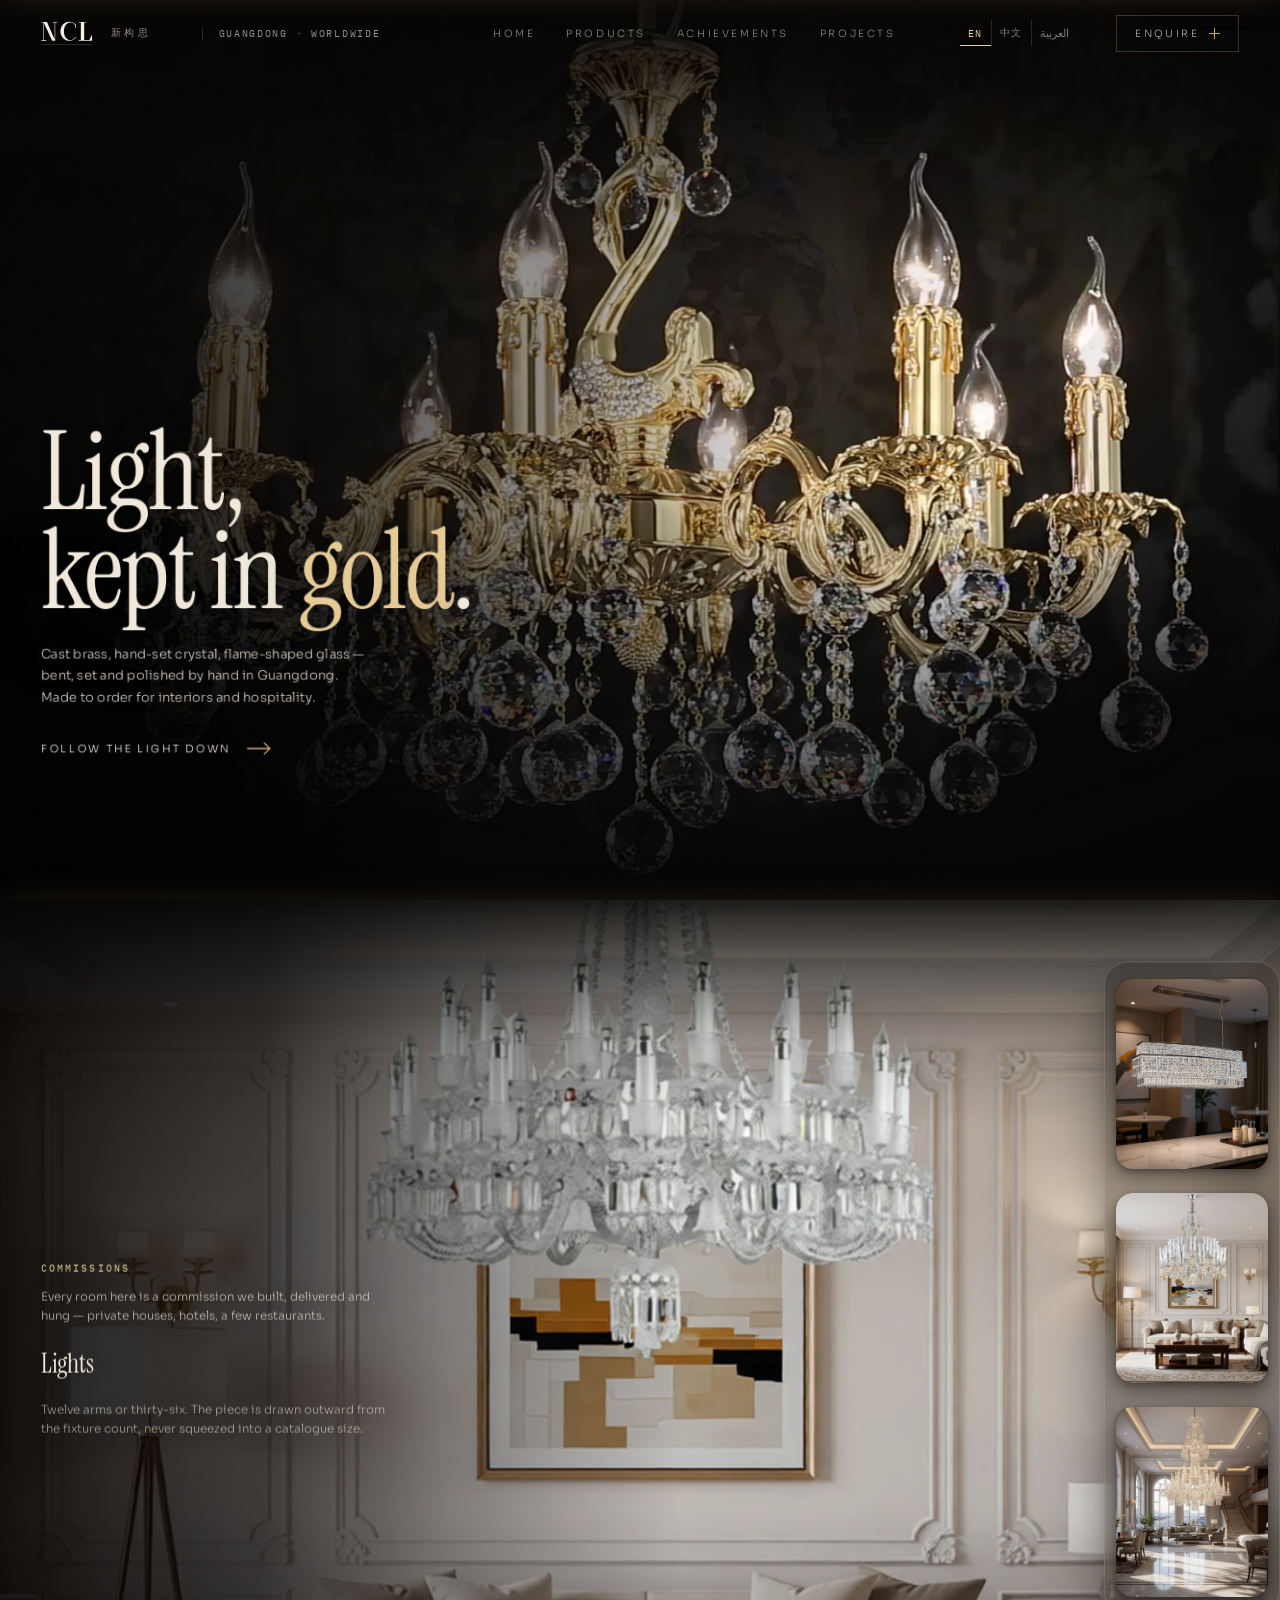
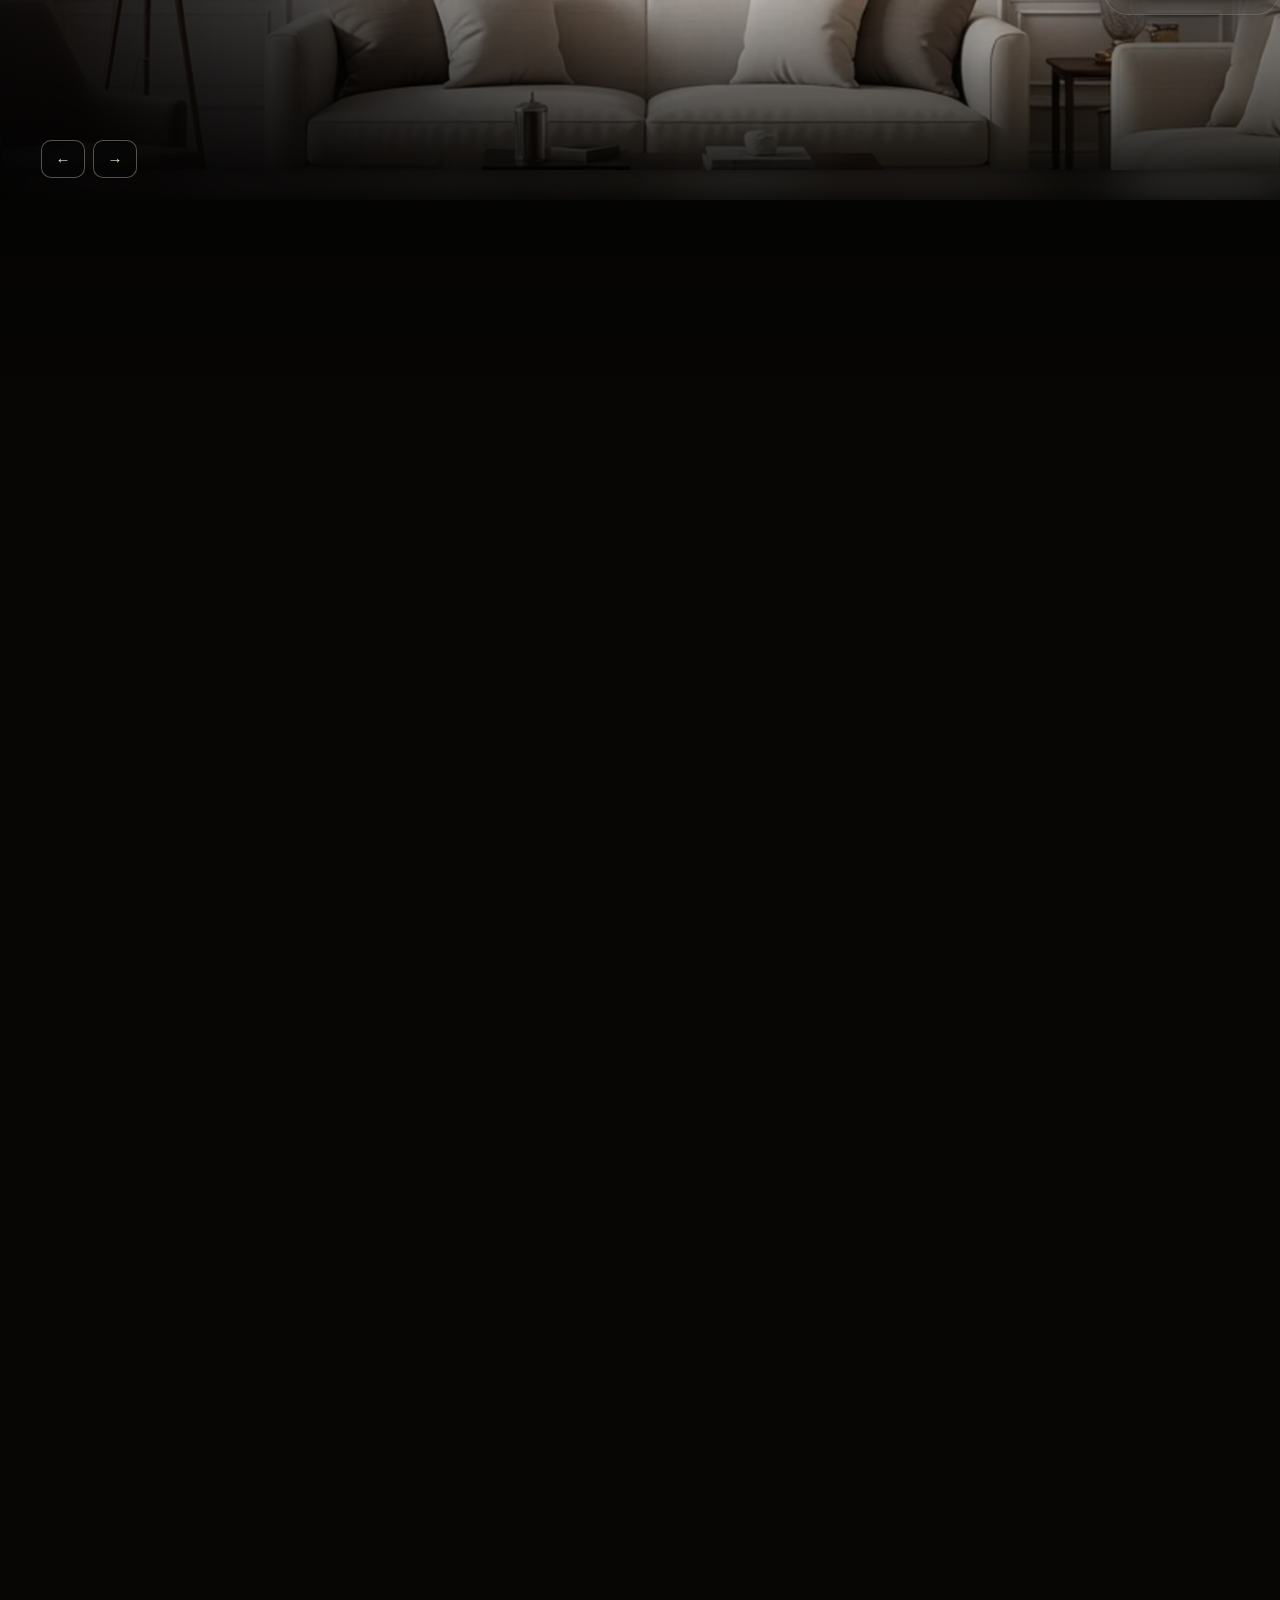
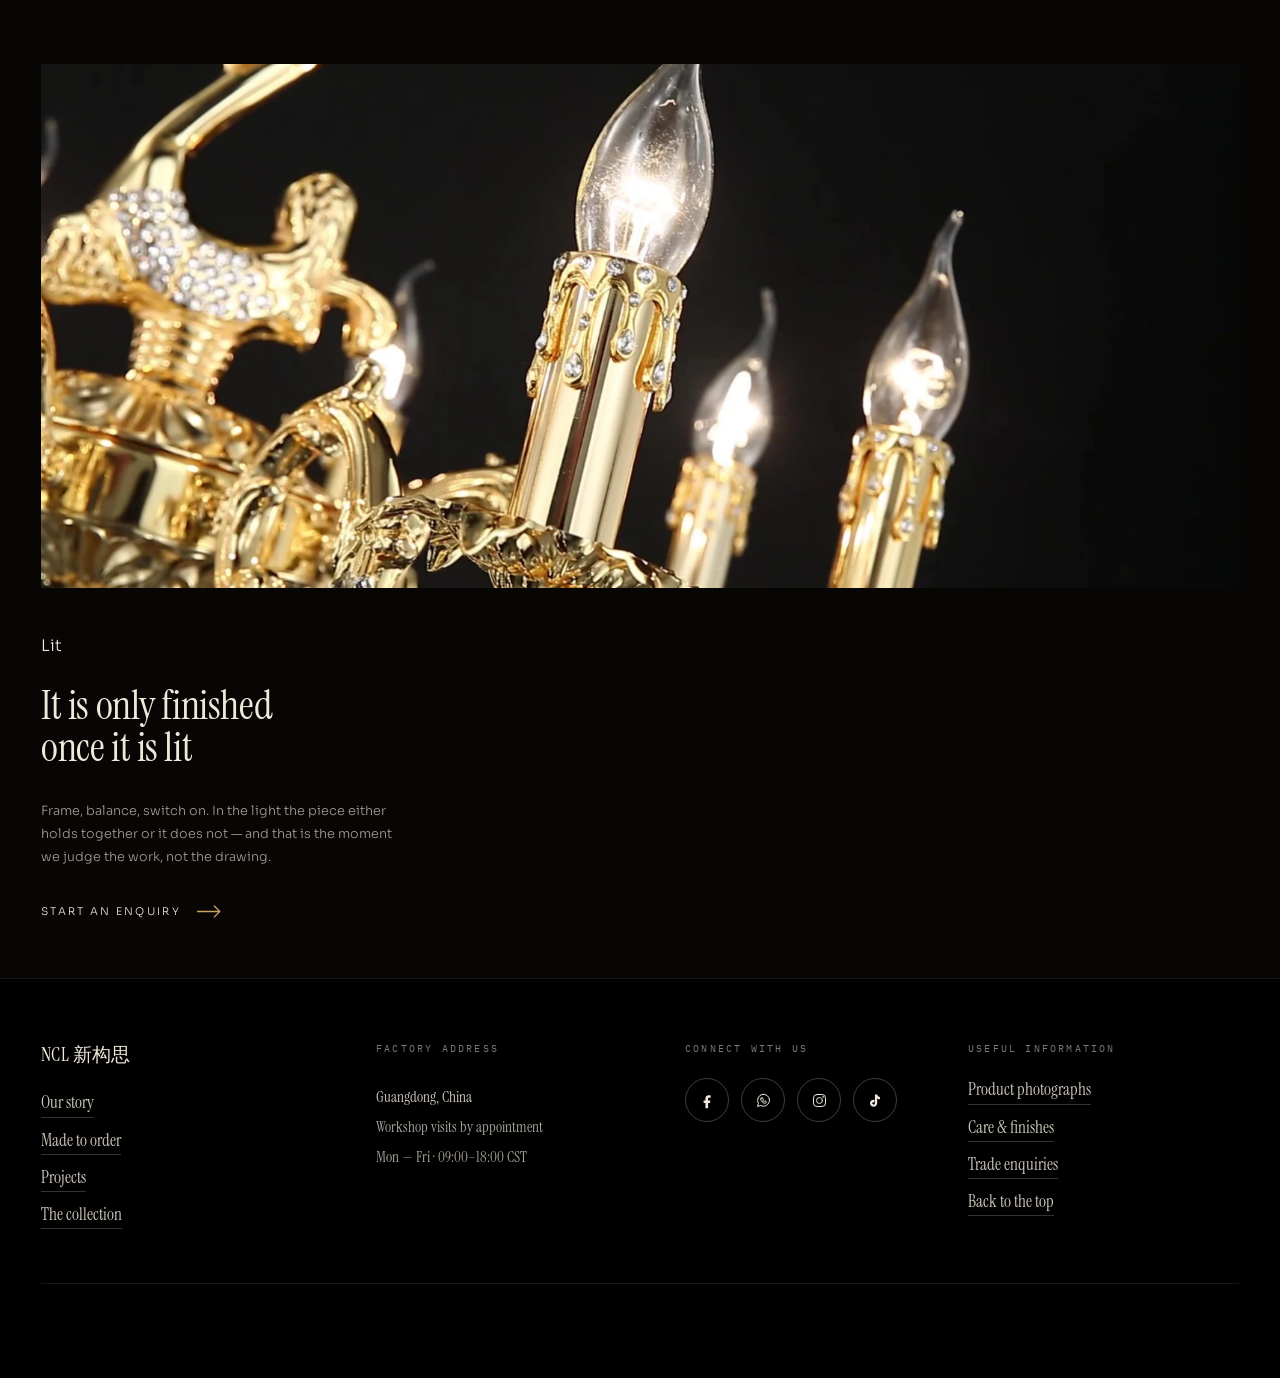
<file: index.html>
<!DOCTYPE html>
<html lang="en">
<head>
<meta charset="utf-8">
<meta name="viewport" content="width=device-width, initial-scale=1">
<title>NCL 新构思 — Light, kept in gold</title>
  <link rel="icon" href="favicon.svg" type="image/svg+xml">
  <link rel="icon" href="apple-touch-icon.png" sizes="180x180" type="image/png">
  <link rel="apple-touch-icon" href="apple-touch-icon.png">
<meta name="description" content="NCL 新构思 — cast brass and hand-set crystal chandeliers, drawn to your room and finished by hand.">
<link rel="preload" href="fonts/InstrumentSerif-Regular.ttf" as="font" type="font/ttf" crossorigin>
<link rel="preload" href="fonts/sora-latin-300-normal.woff2" as="font" type="font/woff2" crossorigin>
<link rel="stylesheet" href="style.css?v=20261111b">
<link rel="stylesheet" href="rise.css?v=20261111b">
<link rel="stylesheet" href="lang.css?v=20261111b">
<link rel="stylesheet" href="footer.css?v=20261111b">
<script src="i18n.js?v=20261111b"></script>
</head>
<body class="preload">

<div class="grain" aria-hidden="true"></div>
<div class="deck-intro" id="deck-intro" aria-hidden="true">
  <div class="di-black"></div>
</div>
<div class="page-veil" id="page-veil" aria-hidden="true"></div>

<!-- ══ 01 · the cover ══════════════════════════════════════ -->
<div class="cover-wrap" id="top">
<div class="stage">
  <div class="film" id="film">
    <div class="film-media" id="film-media">
      <video id="film-video" poster="media/ncl-70086-poster.jpg" muted playsinline preload="auto" loop
             aria-label="Film of the NCL chandelier in gilt brass and cut crystal"></video>
    </div>
    <div class="film-warm" aria-hidden="true"></div>
    <div class="film-scrim" aria-hidden="true"></div>
    <div class="film-pool" aria-hidden="true"></div>
  </div>

  <div class="ignite" id="ignite" aria-hidden="true">
    <span class="ignite-bloom"></span>
  </div>

  <main class="hero">
    <div class="hero-copy">
      <h1 class="hero-title">
        <span class="line"><span>Light,</span></span>
        <span class="line"><span>kept in <em>gold</em>.</span></span>
      </h1>

      <p class="hero-sub">
        Cast brass, hand-set crystal, flame-shaped glass — bent, set and polished
        by hand in Guangdong. Made to order for interiors and hospitality.
      </p>

      <p class="hero-action">
        <a class="cta" href="#bespoke">
          <span>Follow the light down</span>
          <svg viewBox="0 0 24 12" aria-hidden="true"><path d="M0 6h21M16 1l5 5-5 5"/></svg>
        </a>
      </p>
    </div>
  </main>

  <div class="stage-veil" id="stage-veil" aria-hidden="true"></div>
</div>
</div>

<!-- ══ 02 · commissions: a deck of sheets pulled from the right ══ -->
<section class="bespoke" id="bespoke" aria-label="Commissions">
  <div class="bespoke-pin">
    <div class="deck" id="deck">
      <div class="deck-stage" id="deck-stage">
      <figure class="sheet" data-i="0">
        <img src="media/rooms/room-01.webp" alt="A panelled drawing room with a twelve-arm crystal chandelier" width="1400" height="1750" loading="eager" decoding="async">
      </figure>
      <figure class="sheet" data-i="1">
        <img src="media/rooms/room-05.webp" alt="A dining room with a long crystal bar fixture over the table" width="1400" height="1750" loading="eager" decoding="async">
      </figure>
      <figure class="sheet" data-i="2">
        <img src="media/rooms/room-02.webp" alt="A long sitting room with a deeper crystal fixture hung lower" width="1400" height="1750" loading="eager" decoding="async">
      </figure>
      <figure class="sheet" data-i="3">
        <img src="media/rooms/room-06.webp" alt="A double-height entrance hall with a large tiered crystal chandelier" width="1400" height="1750" loading="eager" decoding="async">
      </figure>
      <figure class="sheet" data-i="4">
        <img src="media/rooms/room-03.webp" alt="A cream sitting room with a wide multi-arm crystal fixture" width="1400" height="1750" loading="eager" decoding="async">
      </figure>
      <figure class="sheet" data-i="5">
        <img src="media/rooms/room-07.webp" alt="A windowed living room with a crystal fixture over a long table" width="1400" height="1750" loading="eager" decoding="async">
      </figure>
      <figure class="sheet" data-i="6">
        <img src="media/rooms/room-04.webp" alt="A seating area with a single large lantern-form crystal fixture" width="1400" height="1750" loading="eager" decoding="async">
      </figure>
      <figure class="sheet" data-i="7">
        <img src="media/rooms/room-08.webp" alt="A living room with a crystal drum fixture and a wide window" width="1400" height="1750" loading="eager" decoding="async">
      </figure>
      </div>
      <div class="deck-rail" aria-hidden="true"></div>
      <div class="deck-glow" aria-hidden="true"></div>
    </div>

    <div class="deck-copy">
      <p class="rail-kicker"><span>Commissions</span></p>
      <p class="rail-claim">Every room here is a commission we built, delivered and hung —
        private houses, hotels, a few restaurants.</p>
      <p class="rail-now" id="rail-now"><b id="rail-name">Lights</b><span id="rail-line">Twelve arms or thirty-six. The piece is drawn outward from the fixture count.</span></p>
    </div>

    <div class="deck-nav">
      <button class="prev" type="button" aria-label="Previous piece">&#8592;</button>
      <button class="next" type="button" aria-label="Next piece">&#8594;</button>
    </div>
  </div>
</section>

<!-- ══ 03 · the hand: crystal, on the bench ════════════════ -->
<section class="craft" id="atelier" aria-labelledby="craft-title">
  <div class="craft-intro">
    <p class="eyebrow"><span>The hand</span><i aria-hidden="true"></i><span>Cut · strung · lit</span></p>
    <h2 class="craft-title" id="craft-title">A chandelier is<br>a thousand decisions<br>made by hand.</h2>
  </div>

  <div class="craft-plate craft-plate-a">
    <div class="craft-media px-frame">
      <img class="px" data-px="0.16" src="media/crystal/pendants.webp" alt="Cut-crystal pendants hanging from a gilt corona" width="1300" height="1099" loading="eager" decoding="async">
    </div>
    <div class="craft-note">
      <p class="mono">Cut</p>
      <h3>Every facet is cut,<br>then polished</h3>
      <p class="craft-body">The edge has to hold light on one side and shadow on the other.
        Cut too shallow and the crystal turns to glass; cut too deep and it swallows the room.</p>
    </div>
  </div>

  <div class="craft-plate craft-plate-b">
    <div class="craft-note">
      <p class="mono">Strung</p>
      <h3>Each drop is drilled,<br>checked, then hung</h3>
      <p class="craft-body">In the order the drawing calls for. One row out of line and the whole
        run comes back down — there is no machine that makes that judgement.</p>
    </div>
    <div class="craft-media px-frame">
      <img class="px" data-px="0.16" src="media/crystal/strung.webp" alt="Rows of crystal drops strung on wire, close up" width="1200" height="1126" loading="eager" decoding="async">
    </div>
  </div>

  <div class="craft-close">
    <div class="craft-media craft-media-wide px-frame">
      <img class="px" data-px="0.10" src="media/crystal/lit.webp" alt="The 70086 fixture switched on, its flame bulbs lit" width="1600" height="900" loading="eager" decoding="async">
    </div>
    <div class="craft-close-copy">
      <p class="mono">Lit</p>
      <h3 class="craft-close-title">It is only finished<br>once it is lit</h3>
      <p class="craft-body">Frame, balance, switch on. In the light the piece either holds together
        or it does not — and that is the moment we judge the work, not the drawing.</p>
      <p class="craft-cta"><a class="cta" href="#enquire"><span>Start an enquiry</span>
        <svg viewBox="0 0 24 12" aria-hidden="true"><path d="M0 6h21M16 1l5 5-5 5"/></svg></a></p>
    </div>
  </div>
</section>

<footer class="ncl-foot" id="enquire">
  <div class="ncl-foot-grid">
    <div>
      <h4 class="brand-ish">NCL 新构思</h4>
      <ul>
        <li><a href="#atelier">Our story</a></li>
        <li><a href="#bespoke">Made to order</a></li>
        <li><a href="#bespoke">Projects</a></li>
        <li><a href="collection.html">The collection</a></li>
      </ul>
    </div>

    <div class="ncl-foot-addr">
      <h4>Factory address</h4>
      <p>Guangdong, China</p>
      <p>Workshop visits by appointment</p>
      <p>Mon — Fri · 09:00–18:00 CST</p>
    </div>

    <div>
      <h4>Connect with us</h4>
      <ul class="ncl-social">
        <li><a href="https://www.facebook.com/satellite.liu" aria-label="NCL on Facebook" target="_blank" rel="noopener noreferrer">
          <svg viewBox="0 0 24 24" role="img" aria-hidden="true"><path d="M14.2 8.1h2.3V4.9c-.4-.06-1.5-.17-2.8-.17-2.8 0-4.6 1.6-4.6 4.6v2.6H6.5v3.6h2.6V23h3.7v-7.4h2.7l.4-3.6h-3.1V9.4c0-1 .3-1.3 1.4-1.3Z" fill="currentColor" stroke="none"/></svg>
        </a></li>
        <li><a href="https://wa.me/8618938772757" aria-label="NCL on WhatsApp — +86 189 3877 2757" target="_blank" rel="noopener noreferrer">
          <svg viewBox="0 0 24 24" role="img" aria-hidden="true"><path d="M20.5 11.6a8.4 8.4 0 0 1-12.4 7.4L3.5 20.4l1.4-4.5A8.4 8.4 0 1 1 20.5 11.6Z"/><path d="M9.2 8.4c.2-.4.4-.4.7-.4h.5c.2 0 .3.1.5.4l.7 1.6c.1.2 0 .4-.1.6l-.5.6c-.1.2-.1.3 0 .5.3.6.9 1.3 1.6 1.7.2.1.4.1.5 0l.6-.6c.2-.2.4-.2.6-.1l1.6.8c.2.1.3.3.3.5 0 .8-.6 1.6-1.3 1.8-.7.2-1.6.1-2.9-.5-1.7-.8-3-2.2-3.6-3.6-.5-1.2-.5-2.3 0-3.1Z"/></svg>
        </a></li>
        <li><a href="https://www.instagram.com/new_concepton_lighting/" aria-label="NCL on Instagram" target="_blank" rel="noopener noreferrer">
          <svg viewBox="0 0 24 24" role="img" aria-hidden="true"><rect x="3.5" y="3.5" width="17" height="17" rx="5"/><circle cx="12" cy="12" r="4.2"/><circle cx="17.2" cy="6.9" r="1.1" fill="currentColor" stroke="none"/></svg>
        </a></li>
        <li><a href="https://www.douyin.com/user/MS4wLjABAAAA6-nMW5dyxShDw0qKkLhPcCdm7kp9LKvlH04NBT9qAxo?from_tab_name=main" aria-label="NCL on TikTok" target="_blank" rel="noopener noreferrer">
          <svg viewBox="0 0 24 24" role="img" aria-hidden="true"><path d="M14.4 3.4c.5 1.9 1.9 3.3 3.9 3.5v3.4c-1.4 0-2.7-.4-3.9-1.2v6.5c0 3.3-2.4 5.2-5.1 5.2-2.9 0-5.1-2-5.1-4.8 0-2.9 2.2-5 5.1-5 .4 0 .8 0 1.2.1v3.5c-.4-.1-.8-.2-1.2-.2-1.1 0-1.9.7-1.9 1.6 0 1 .8 1.7 1.9 1.7 1.2 0 1.9-.8 1.9-2.1V3.4h3.2Z" fill="currentColor" stroke="none"/></svg>
        </a></li>
      </ul>
    </div>

    <div>
      <h4>Useful information</h4>
      <ul>
        <li><a href="collection.html">Product photographs</a></li>
        <li><a href="mailto:studio@ncl.example?subject=Care%20%26%20finishes">Care &amp; finishes</a></li>
        <li><a href="mailto:studio@ncl.example?subject=Trade%20enquiry">Trade enquiries</a></li>
        <li><a href="#top">Back to the top</a></li>
      </ul>
    </div>
    </div>

      <div class="ncl-foot-base">
      <p>© 2024 NCL 新构思 · Guangdong — Worldwide</p>
      <p>Photography — crystal stills via Wikimedia Commons (CC0)</p>
      <p><a href="#top">Top ↑</a></p>
    </div>
  </footer>

<header class="nav" id="nav">
  <a class="brand" href="#top" aria-label="NCL 新构思 — home">
    <svg class="wordmark" viewBox="-4 -4 224 104" role="img" aria-label="NCL" preserveAspectRatio="xMinYMid meet"><g transform="translate(-282 -84)"><g transform="translate(282 84) scale(0.8)"><path fill="#F5F0E6" d="M8.00 0.00 L11.00 0.00 L11.00 100.00 L8.00 100.00 Z M68.00 0.00 L71.00 0.00 L71.00 100.00 L68.00 100.00 Z M8.00 0.00 L27.00 0.00 L71.00 100.00 L55.00 100.00 Z M-3.00 0.00 L23.00 0.00 L23.00 3.00 L-3.00 3.00 Z M-3.00 97.00 L23.00 97.00 L23.00 100.00 L-3.00 100.00 Z M57.00 0.00 L82.00 0.00 L82.00 3.00 L57.00 3.00 Z M182.00 82.78 L180.74 84.35 L179.43 85.85 L178.05 87.30 L176.63 88.68 L175.15 90.01 L173.63 91.26 L172.05 92.45 L170.44 93.56 L168.79 94.61 L167.09 95.58 L165.37 96.47 L163.61 97.29 L161.82 98.02 L160.00 98.68 L158.16 99.26 L156.31 99.76 L154.43 100.17 L152.54 100.50 L150.64 100.75 L148.73 100.91 L146.82 100.99 L144.91 100.99 L142.99 100.90 L141.09 100.72 L139.19 100.46 L137.30 100.12 L135.43 99.69 L133.57 99.18 L131.74 98.59 L129.93 97.92 L128.14 97.17 L126.39 96.35 L124.66 95.44 L122.98 94.46 L121.33 93.41 L119.72 92.28 L118.15 91.08 L116.63 89.82 L115.17 88.49 L113.75 87.10 L112.38 85.64 L111.07 84.13 L109.82 82.55 L108.63 80.93 L107.50 79.25 L106.43 77.53 L105.43 75.76 L104.50 73.94 L103.64 72.09 L102.84 70.20 L102.12 68.28 L101.47 66.32 L100.90 64.34 L100.40 62.34 L99.97 60.31 L99.62 58.27 L99.35 56.22 L99.16 54.15 L99.04 52.08 L99.00 50.00 L99.04 47.92 L99.16 45.85 L99.35 43.78 L99.62 41.73 L99.97 39.69 L100.40 37.66 L100.90 35.66 L101.47 33.68 L102.12 31.72 L102.84 29.80 L103.64 27.91 L104.50 26.06 L105.43 24.24 L106.43 22.47 L107.50 20.75 L108.63 19.07 L109.82 17.45 L111.07 15.87 L112.38 14.36 L113.75 12.90 L115.17 11.51 L116.63 10.18 L118.15 8.92 L119.72 7.72 L121.33 6.59 L122.98 5.54 L124.66 4.56 L126.39 3.65 L128.14 2.83 L129.93 2.08 L131.74 1.41 L133.57 0.82 L135.43 0.31 L137.30 -0.12 L139.19 -0.46 L141.09 -0.72 L142.99 -0.90 L144.91 -0.99 L146.82 -0.99 L148.73 -0.91 L150.64 -0.75 L152.54 -0.50 L154.43 -0.17 L156.31 0.24 L158.16 0.74 L160.00 1.32 L161.82 1.98 L163.61 2.71 L165.37 3.53 L167.09 4.42 L168.79 5.39 L170.44 6.44 L172.05 7.55 L173.63 8.74 L175.15 9.99 L176.63 11.32 L178.05 12.70 L179.43 14.15 L180.74 15.65 L182.00 17.22 L178.43 19.47 L177.50 18.01 L176.54 16.61 L175.53 15.26 L174.48 13.97 L173.40 12.74 L172.28 11.57 L171.13 10.47 L169.94 9.43 L168.73 8.46 L167.48 7.55 L166.22 6.72 L164.92 5.96 L163.61 5.27 L162.28 4.66 L160.93 4.12 L159.57 3.66 L158.19 3.27 L156.80 2.96 L155.41 2.73 L154.01 2.58 L152.60 2.51 L151.20 2.51 L149.79 2.60 L148.39 2.76 L147.00 3.00 L145.61 3.32 L144.24 3.72 L142.88 4.19 L141.53 4.74 L140.20 5.36 L138.89 6.06 L137.60 6.83 L136.34 7.68 L135.10 8.59 L133.89 9.57 L132.71 10.62 L131.56 11.73 L130.44 12.91 L129.37 14.15 L128.32 15.45 L127.32 16.81 L126.36 18.22 L125.44 19.68 L124.57 21.19 L123.74 22.76 L122.96 24.36 L122.22 26.01 L121.54 27.70 L120.90 29.43 L120.32 31.19 L119.79 32.98 L119.31 34.80 L118.89 36.64 L118.52 38.51 L118.21 40.39 L117.96 42.30 L117.76 44.21 L117.61 46.14 L117.53 48.07 L117.50 50.00 L117.53 51.93 L117.61 53.86 L117.76 55.79 L117.96 57.70 L118.21 59.61 L118.52 61.49 L118.89 63.36 L119.31 65.20 L119.79 67.02 L120.32 68.81 L120.90 70.57 L121.54 72.30 L122.22 73.99 L122.96 75.64 L123.74 77.24 L124.57 78.81 L125.44 80.32 L126.36 81.78 L127.32 83.19 L128.32 84.55 L129.37 85.85 L130.44 87.09 L131.56 88.27 L132.71 89.38 L133.89 90.43 L135.10 91.41 L136.34 92.32 L137.60 93.17 L138.89 93.94 L140.20 94.64 L141.53 95.26 L142.88 95.81 L144.24 96.28 L145.61 96.68 L147.00 97.00 L148.39 97.24 L149.79 97.40 L151.20 97.49 L152.60 97.49 L154.01 97.42 L155.41 97.27 L156.80 97.04 L158.19 96.73 L159.57 96.34 L160.93 95.88 L162.28 95.34 L163.61 94.73 L164.92 94.04 L166.22 93.28 L167.48 92.45 L168.73 91.54 L169.94 90.57 L171.13 89.53 L172.28 88.43 L173.40 87.26 L174.48 86.03 L175.53 84.74 L176.54 83.39 L177.50 81.99 L178.43 80.53 Z M178.50 11.97 L182.00 11.97 L182.00 32.22 L178.50 32.22 Z M208.00 0.00 L226.00 0.00 L226.00 100.00 L208.00 100.00 Z M197.00 0.00 L237.00 0.00 L237.00 3.00 L197.00 3.00 Z M197.00 97.00 L226.00 97.00 L226.00 100.00 L197.00 100.00 Z M208.00 97.00 L268.00 97.00 L268.00 100.00 L208.00 100.00 Z M265.00 72.00 L268.00 72.00 L268.00 100.00 L252.00 100.00 Z"/><path fill="#B08D57" d="M-3.00 118.00 L268.00 118.00 L268.00 119.50 L-3.00 119.50 Z"/></g></g></svg>
    <span class="brand-cn">新构思</span>
  </a>
  <span class="nav-meta">Guangdong · Worldwide</span>

  <nav class="nav-links" aria-label="Primary">
    <a href="#top" data-spy="top"><span>Home</span></a>
    <a href="collection.html"><span>Products</span></a>
    <a href="achievements.html"><span>Achievements</span></a>
    <a href="#bespoke" data-spy="bespoke"><span>Projects</span></a>
  </nav>

  <div class="nav-end">
    <a class="enquire" href="#enquire"><span>Enquire</span><i aria-hidden="true"></i></a>
    <button class="menu-btn" id="menu-btn" type="button" aria-expanded="false" aria-controls="menu">
      <span class="menu-bars" aria-hidden="true"><i></i><i></i></span>
      <span class="menu-word">Menu</span>
    </button>
  </div>
</header>

<div class="menu" id="menu" hidden>
  <nav class="menu-links" aria-label="Menu">
    <a href="#top"><span>Home</span></a>
    <a href="collection.html"><span>Products</span></a>
    <a href="achievements.html"><span>Achievements</span></a>
    <a href="#bespoke"><span>Projects</span></a>
    <a class="menu-enquire" href="#enquire"><span>Enquire</span></a>
  </nav>
  <p class="menu-foot">Trade and private commissions · worldwide delivery.</p>
</div>

<script src="vendor/gsap.min.js"></script>
<script src="main.js?v=20261111b"></script>
<script src="intro.js?v=20261111b"></script>
<script src="damping.js?v=20261111b"></script>
<script src="rise.js?v=20261111b"></script>
</body>
</html>
</file>
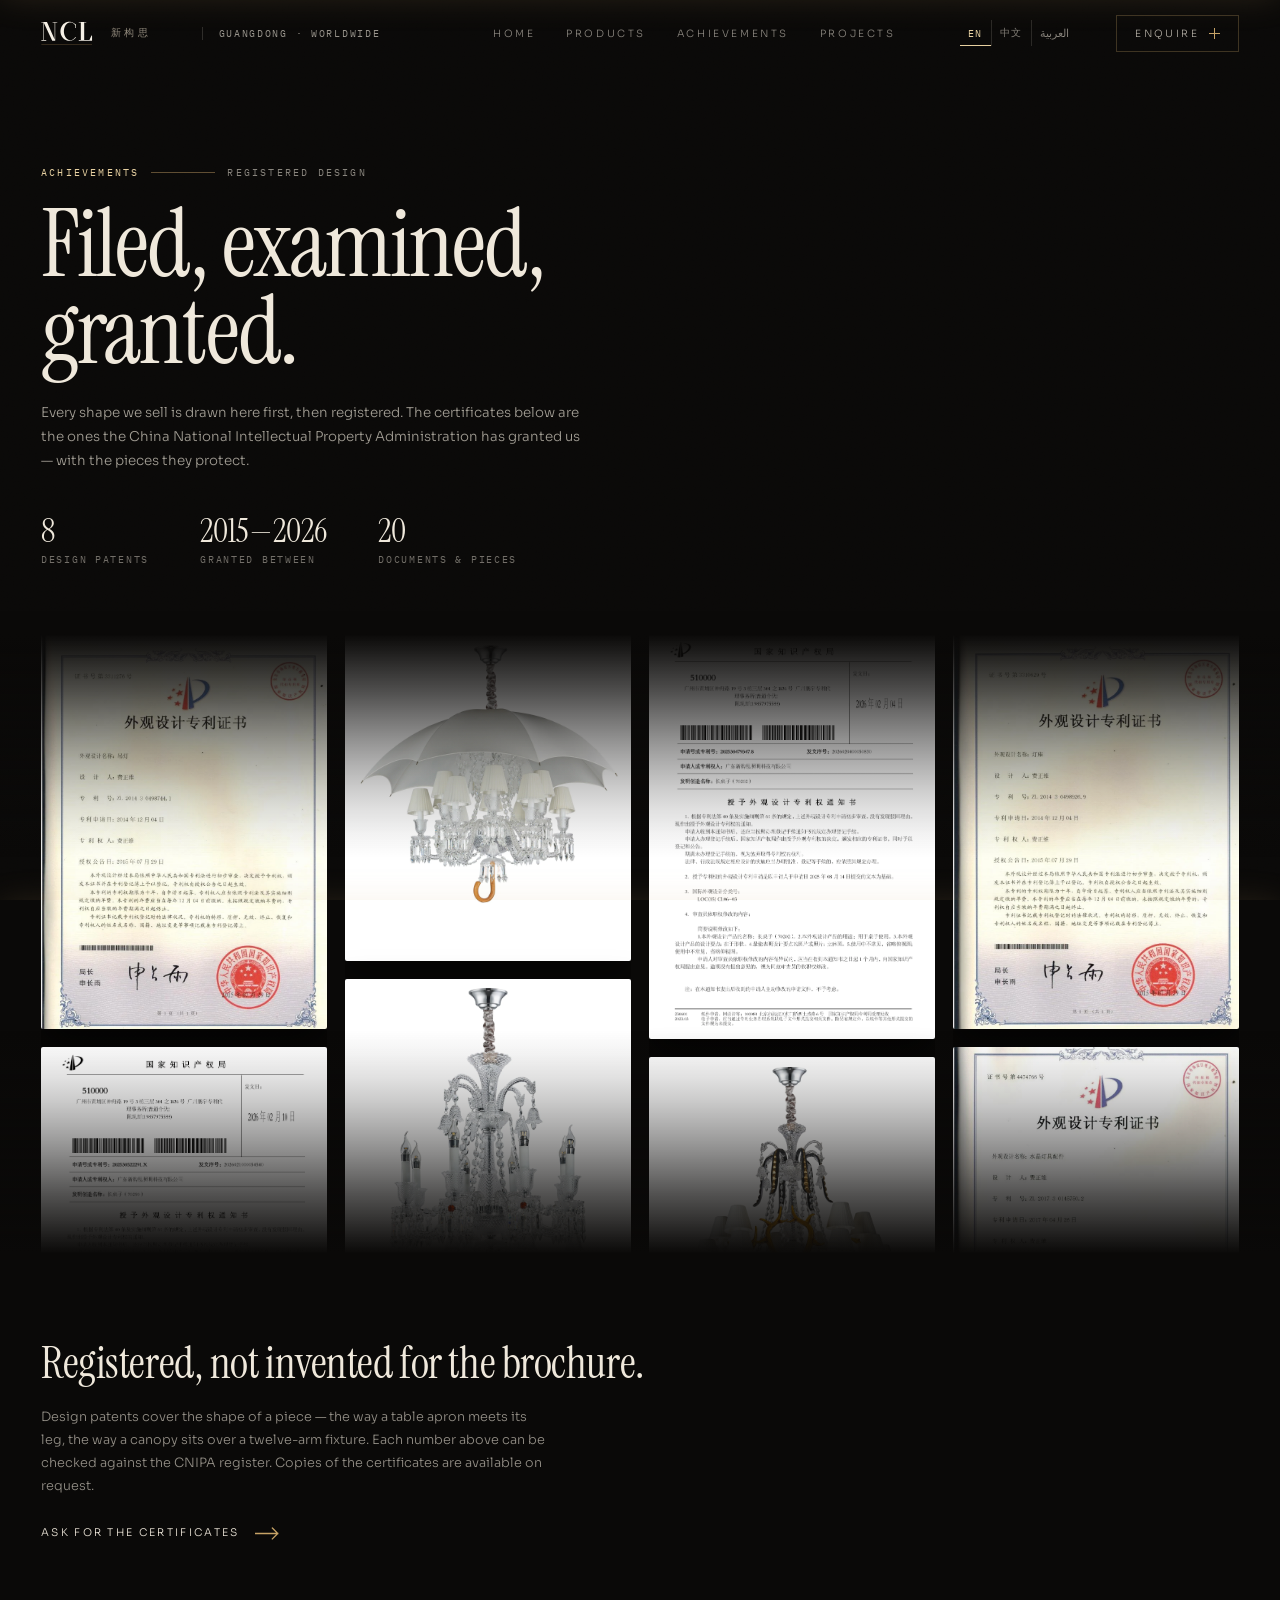
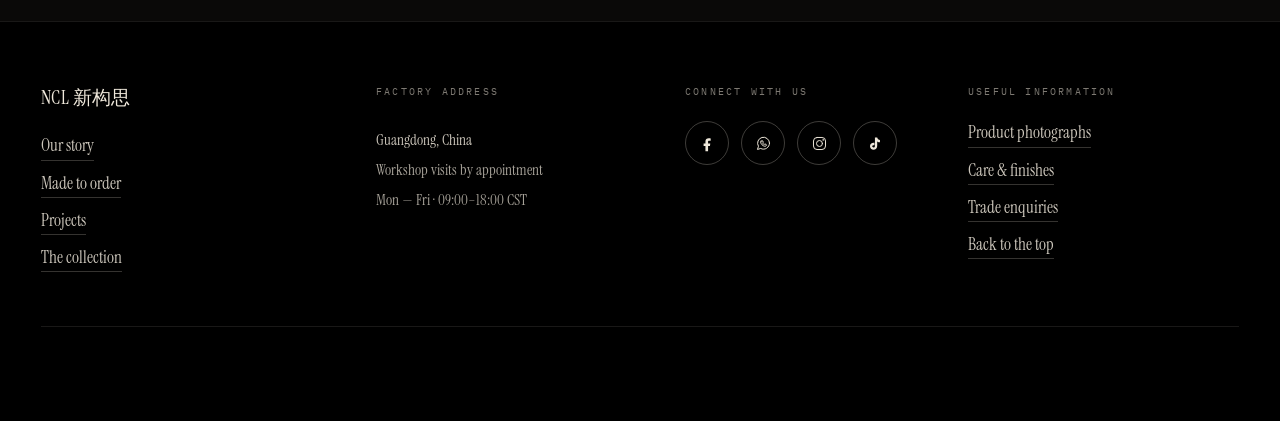
<file: achievements.html>
<!DOCTYPE html>
<html lang="en">
<head>
<meta charset="utf-8">
<meta name="viewport" content="width=device-width, initial-scale=1">
<title>Achievements — NCL 新构思</title>
  <link rel="icon" href="favicon.svg" type="image/svg+xml">
  <link rel="icon" href="apple-touch-icon.png" sizes="180x180" type="image/png">
  <link rel="apple-touch-icon" href="apple-touch-icon.png">
<meta name="description" content="NCL 新构思 — design patents granted by the China National Intellectual Property Administration, with the pieces they protect.">
<link rel="preload" href="fonts/InstrumentSerif-Regular.ttf" as="font" type="font/ttf" crossorigin>
<link rel="stylesheet" href="style.css?v=20261111b">
<link rel="stylesheet" href="footer.css?v=20261111b">
<link rel="stylesheet" href="achievements.css?v=20261111b">
<link rel="stylesheet" href="rise.css?v=20261111b">
<link rel="stylesheet" href="lang.css?v=20261111b">
<link rel="stylesheet" href="veil.css?v=20261111b">
<script src="i18n.js?v=20261111b"></script>
</head>
<body class="achievements">

<div class="grain" aria-hidden="true"></div>
<div class="page-veil" id="page-veil" aria-hidden="true"></div>

<main class="ach" id="top">
  <section class="ach-hero">
    <p class="eyebrow"><b>Achievements</b><i aria-hidden="true"></i><span>Registered design</span></p>
    <h1>Filed, examined,<br>granted.</h1>
    <p class="ach-lead">Every shape we sell is drawn here first, then registered. The certificates
      below are the ones the China National Intellectual Property Administration has granted us —
      with the pieces they protect.</p>
    <dl class="ach-stats">
      <div><dt>8</dt><dd>Design patents</dd></div>
      <div><dt>2015—2026</dt><dd>Granted between</dd></div>
      <div><dt>20</dt><dd>Documents &amp; pieces</dd></div>
    </dl>
  </section>

  <section class="ach-wall" aria-label="Patent certificates and the pieces they protect">
          <div class="ach-col" data-col="0">
            <div class="ach-colrun" style="animation-duration:34s;animation-direction:reverse">
                <figure class="ach-item ach-item--certificate">
                  <span class="ach-skel" aria-hidden="true"></span>
                  <img src="media/patents/patent-chandelier.webp" alt="Chandelier — ZL 2014 3 0498744.1 · 2015" width="800" height="1104" loading="lazy" decoding="async">
                  <figcaption>
                    <span class="ach-title">Chandelier</span>
                    <span class="ach-meta">ZL 2014 3 0498744.1 · 2015</span>
                  </figcaption>
                </figure>
                <figure class="ach-item ach-item--notice">
                  <span class="ach-skel" aria-hidden="true"></span>
                  <img src="media/patents/patent-70290-notice.webp" alt="Long table 70290 · 2026" width="1406" height="1988" loading="lazy" decoding="async">
                  <figcaption>
                    <span class="ach-title">Long table 70290</span>
                    <span class="ach-meta">Grant notice · 2026</span>
                  </figcaption>
                </figure>
                <figure class="ach-item ach-item--certificate">
                  <span class="ach-skel" aria-hidden="true"></span>
                  <img src="media/patents/patent-70262-certificate.webp" alt="Table 70262 — ZL 2024 3 0627851 · 2025" width="1406" height="1988" loading="lazy" decoding="async">
                  <figcaption>
                    <span class="ach-title">Table 70262</span>
                    <span class="ach-meta">ZL 2024 3 0627851 · 2025</span>
                  </figcaption>
                </figure>
                <figure class="ach-item ach-item--piece">
                  <span class="ach-skel" aria-hidden="true"></span>
                  <img src="media/patents/piece-20.webp" alt="Round table 70201" width="1500" height="1734" loading="lazy" decoding="async">
                  <figcaption>
                    <span class="ach-title">Round table 70201</span>
                    <span class="ach-meta">Design patent</span>
                  </figcaption>
                </figure>
                <figure class="ach-item ach-item--certificate">
                  <span class="ach-skel" aria-hidden="true"></span>
                  <img src="media/patents/patent-70202-certificate.webp" alt="Round table 70202 — ZL 2025 3 0451965 · 2026" width="1406" height="1988" loading="lazy" decoding="async">
                  <figcaption>
                    <span class="ach-title">Round table 70202</span>
                    <span class="ach-meta">ZL 2025 3 0451965 · 2026</span>
                  </figcaption>
                </figure>
                <figure class="ach-item ach-item--certificate">
                  <span class="ach-skel" aria-hidden="true"></span>
                  <img src="media/patents/patent-chandelier.webp" alt="Chandelier — ZL 2014 3 0498744.1 · 2015" width="800" height="1104" loading="lazy" decoding="async">
                  <figcaption>
                    <span class="ach-title">Chandelier</span>
                    <span class="ach-meta">ZL 2014 3 0498744.1 · 2015</span>
                  </figcaption>
                </figure>
                <figure class="ach-item ach-item--notice">
                  <span class="ach-skel" aria-hidden="true"></span>
                  <img src="media/patents/patent-70290-notice.webp" alt="Long table 70290 · 2026" width="1406" height="1988" loading="lazy" decoding="async">
                  <figcaption>
                    <span class="ach-title">Long table 70290</span>
                    <span class="ach-meta">Grant notice · 2026</span>
                  </figcaption>
                </figure>
                <figure class="ach-item ach-item--certificate">
                  <span class="ach-skel" aria-hidden="true"></span>
                  <img src="media/patents/patent-70262-certificate.webp" alt="Table 70262 — ZL 2024 3 0627851 · 2025" width="1406" height="1988" loading="lazy" decoding="async">
                  <figcaption>
                    <span class="ach-title">Table 70262</span>
                    <span class="ach-meta">ZL 2024 3 0627851 · 2025</span>
                  </figcaption>
                </figure>
                <figure class="ach-item ach-item--piece">
                  <span class="ach-skel" aria-hidden="true"></span>
                  <img src="media/patents/piece-20.webp" alt="Round table 70201" width="1500" height="1734" loading="lazy" decoding="async">
                  <figcaption>
                    <span class="ach-title">Round table 70201</span>
                    <span class="ach-meta">Design patent</span>
                  </figcaption>
                </figure>
                <figure class="ach-item ach-item--certificate">
                  <span class="ach-skel" aria-hidden="true"></span>
                  <img src="media/patents/patent-70202-certificate.webp" alt="Round table 70202 — ZL 2025 3 0451965 · 2026" width="1406" height="1988" loading="lazy" decoding="async">
                  <figcaption>
                    <span class="ach-title">Round table 70202</span>
                    <span class="ach-meta">ZL 2025 3 0451965 · 2026</span>
                  </figcaption>
                </figure>
            </div>
          </div>
          <div class="ach-col" data-col="1">
            <div class="ach-colrun" style="animation-duration:46s;animation-direction:normal">
                <figure class="ach-item ach-item--piece">
                  <span class="ach-skel" aria-hidden="true"></span>
                  <img src="media/patents/piece-01.webp" alt="Chandelier 70100 · 6 + 6L" width="1500" height="1712" loading="lazy" decoding="async">
                  <figcaption>
                    <span class="ach-title">Chandelier 70100 · 6 + 6L</span>
                    <span class="ach-meta">Design patent</span>
                  </figcaption>
                </figure>
                <figure class="ach-item ach-item--piece">
                  <span class="ach-skel" aria-hidden="true"></span>
                  <img src="media/patents/piece-02.webp" alt="Chandelier 70100 · 6L" width="1500" height="1851" loading="lazy" decoding="async">
                  <figcaption>
                    <span class="ach-title">Chandelier 70100 · 6L</span>
                    <span class="ach-meta">Design patent</span>
                  </figcaption>
                </figure>
                <figure class="ach-item ach-item--notice">
                  <span class="ach-skel" aria-hidden="true"></span>
                  <img src="media/patents/patent-70202-notice.webp" alt="Round table 70202 · 2026" width="1406" height="1988" loading="lazy" decoding="async">
                  <figcaption>
                    <span class="ach-title">Round table 70202</span>
                    <span class="ach-meta">Grant notice · 2026</span>
                  </figcaption>
                </figure>
                <figure class="ach-item ach-item--piece">
                  <span class="ach-skel" aria-hidden="true"></span>
                  <img src="media/patents/piece-06.webp" alt="Piece 88" width="1500" height="1524" loading="lazy" decoding="async">
                  <figcaption>
                    <span class="ach-title">Piece 88</span>
                    <span class="ach-meta">Design patent</span>
                  </figcaption>
                </figure>
                <figure class="ach-item ach-item--piece">
                  <span class="ach-skel" aria-hidden="true"></span>
                  <img src="media/patents/piece-19.webp" alt="Side table 70201" width="1500" height="1389" loading="lazy" decoding="async">
                  <figcaption>
                    <span class="ach-title">Side table 70201</span>
                    <span class="ach-meta">Design patent</span>
                  </figcaption>
                </figure>
                <figure class="ach-item ach-item--piece">
                  <span class="ach-skel" aria-hidden="true"></span>
                  <img src="media/patents/piece-04.webp" alt="Wall light 70100 · 1T" width="1500" height="1894" loading="lazy" decoding="async">
                  <figcaption>
                    <span class="ach-title">Wall light 70100 · 1T</span>
                    <span class="ach-meta">Design patent</span>
                  </figcaption>
                </figure>
                <figure class="ach-item ach-item--piece">
                  <span class="ach-skel" aria-hidden="true"></span>
                  <img src="media/patents/piece-01.webp" alt="Chandelier 70100 · 6 + 6L" width="1500" height="1712" loading="lazy" decoding="async">
                  <figcaption>
                    <span class="ach-title">Chandelier 70100 · 6 + 6L</span>
                    <span class="ach-meta">Design patent</span>
                  </figcaption>
                </figure>
                <figure class="ach-item ach-item--piece">
                  <span class="ach-skel" aria-hidden="true"></span>
                  <img src="media/patents/piece-02.webp" alt="Chandelier 70100 · 6L" width="1500" height="1851" loading="lazy" decoding="async">
                  <figcaption>
                    <span class="ach-title">Chandelier 70100 · 6L</span>
                    <span class="ach-meta">Design patent</span>
                  </figcaption>
                </figure>
                <figure class="ach-item ach-item--notice">
                  <span class="ach-skel" aria-hidden="true"></span>
                  <img src="media/patents/patent-70202-notice.webp" alt="Round table 70202 · 2026" width="1406" height="1988" loading="lazy" decoding="async">
                  <figcaption>
                    <span class="ach-title">Round table 70202</span>
                    <span class="ach-meta">Grant notice · 2026</span>
                  </figcaption>
                </figure>
                <figure class="ach-item ach-item--piece">
                  <span class="ach-skel" aria-hidden="true"></span>
                  <img src="media/patents/piece-06.webp" alt="Piece 88" width="1500" height="1524" loading="lazy" decoding="async">
                  <figcaption>
                    <span class="ach-title">Piece 88</span>
                    <span class="ach-meta">Design patent</span>
                  </figcaption>
                </figure>
                <figure class="ach-item ach-item--piece">
                  <span class="ach-skel" aria-hidden="true"></span>
                  <img src="media/patents/piece-19.webp" alt="Side table 70201" width="1500" height="1389" loading="lazy" decoding="async">
                  <figcaption>
                    <span class="ach-title">Side table 70201</span>
                    <span class="ach-meta">Design patent</span>
                  </figcaption>
                </figure>
                <figure class="ach-item ach-item--piece">
                  <span class="ach-skel" aria-hidden="true"></span>
                  <img src="media/patents/piece-04.webp" alt="Wall light 70100 · 1T" width="1500" height="1894" loading="lazy" decoding="async">
                  <figcaption>
                    <span class="ach-title">Wall light 70100 · 1T</span>
                    <span class="ach-meta">Design patent</span>
                  </figcaption>
                </figure>
            </div>
          </div>
          <div class="ach-col" data-col="2">
            <div class="ach-colrun" style="animation-duration:39s;animation-direction:reverse">
                <figure class="ach-item ach-item--notice">
                  <span class="ach-skel" aria-hidden="true"></span>
                  <img src="media/patents/patent-70202-notice-12.webp" alt="Long table 70202 · 2026" width="1406" height="1988" loading="lazy" decoding="async">
                  <figcaption>
                    <span class="ach-title">Long table 70202</span>
                    <span class="ach-meta">Grant notice · 2026</span>
                  </figcaption>
                </figure>
                <figure class="ach-item ach-item--piece">
                  <span class="ach-skel" aria-hidden="true"></span>
                  <img src="media/patents/piece-03.webp" alt="Chandelier 70100 · 9 + 6 + 3" width="1500" height="1857" loading="lazy" decoding="async">
                  <figcaption>
                    <span class="ach-title">Chandelier 70100 · 9 + 6 + 3</span>
                    <span class="ach-meta">Design patent</span>
                  </figcaption>
                </figure>
                <figure class="ach-item ach-item--certificate">
                  <span class="ach-skel" aria-hidden="true"></span>
                  <img src="media/patents/patent-70260-certificate.webp" alt="Table 70260 — ZL 2024 3 0569394 · 2025" width="1406" height="1988" loading="lazy" decoding="async">
                  <figcaption>
                    <span class="ach-title">Table 70260</span>
                    <span class="ach-meta">ZL 2024 3 0569394 · 2025</span>
                  </figcaption>
                </figure>
                <figure class="ach-item ach-item--certificate">
                  <span class="ach-skel" aria-hidden="true"></span>
                  <img src="media/patents/patent-70264R-certificate.webp" alt="Table 70264R — ZL 2024 3 0557149 · 2025" width="1406" height="1988" loading="lazy" decoding="async">
                  <figcaption>
                    <span class="ach-title">Table 70264R</span>
                    <span class="ach-meta">ZL 2024 3 0557149 · 2025</span>
                  </figcaption>
                </figure>
                <figure class="ach-item ach-item--piece">
                  <span class="ach-skel" aria-hidden="true"></span>
                  <img src="media/patents/piece-18.webp" alt="Table 70188" width="1500" height="1161" loading="lazy" decoding="async">
                  <figcaption>
                    <span class="ach-title">Table 70188</span>
                    <span class="ach-meta">Design patent</span>
                  </figcaption>
                </figure>
                <figure class="ach-item ach-item--notice">
                  <span class="ach-skel" aria-hidden="true"></span>
                  <img src="media/patents/patent-70202-notice-12.webp" alt="Long table 70202 · 2026" width="1406" height="1988" loading="lazy" decoding="async">
                  <figcaption>
                    <span class="ach-title">Long table 70202</span>
                    <span class="ach-meta">Grant notice · 2026</span>
                  </figcaption>
                </figure>
                <figure class="ach-item ach-item--piece">
                  <span class="ach-skel" aria-hidden="true"></span>
                  <img src="media/patents/piece-03.webp" alt="Chandelier 70100 · 9 + 6 + 3" width="1500" height="1857" loading="lazy" decoding="async">
                  <figcaption>
                    <span class="ach-title">Chandelier 70100 · 9 + 6 + 3</span>
                    <span class="ach-meta">Design patent</span>
                  </figcaption>
                </figure>
                <figure class="ach-item ach-item--certificate">
                  <span class="ach-skel" aria-hidden="true"></span>
                  <img src="media/patents/patent-70260-certificate.webp" alt="Table 70260 — ZL 2024 3 0569394 · 2025" width="1406" height="1988" loading="lazy" decoding="async">
                  <figcaption>
                    <span class="ach-title">Table 70260</span>
                    <span class="ach-meta">ZL 2024 3 0569394 · 2025</span>
                  </figcaption>
                </figure>
                <figure class="ach-item ach-item--certificate">
                  <span class="ach-skel" aria-hidden="true"></span>
                  <img src="media/patents/patent-70264R-certificate.webp" alt="Table 70264R — ZL 2024 3 0557149 · 2025" width="1406" height="1988" loading="lazy" decoding="async">
                  <figcaption>
                    <span class="ach-title">Table 70264R</span>
                    <span class="ach-meta">ZL 2024 3 0557149 · 2025</span>
                  </figcaption>
                </figure>
                <figure class="ach-item ach-item--piece">
                  <span class="ach-skel" aria-hidden="true"></span>
                  <img src="media/patents/piece-18.webp" alt="Table 70188" width="1500" height="1161" loading="lazy" decoding="async">
                  <figcaption>
                    <span class="ach-title">Table 70188</span>
                    <span class="ach-meta">Design patent</span>
                  </figcaption>
                </figure>
            </div>
          </div>
          <div class="ach-col" data-col="3">
            <div class="ach-colrun" style="animation-duration:52s;animation-direction:normal">
                <figure class="ach-item ach-item--certificate">
                  <span class="ach-skel" aria-hidden="true"></span>
                  <img src="media/patents/patent-lamp-base.webp" alt="Lamp base — ZL 2014 3 0498926.9 · 2015" width="800" height="1104" loading="lazy" decoding="async">
                  <figcaption>
                    <span class="ach-title">Lamp base</span>
                    <span class="ach-meta">ZL 2014 3 0498926.9 · 2015</span>
                  </figcaption>
                </figure>
                <figure class="ach-item ach-item--certificate">
                  <span class="ach-skel" aria-hidden="true"></span>
                  <img src="media/patents/patent-crystal-lamp-fitting.webp" alt="Crystal lamp fitting — ZL 2017 3 0145750.2 · 2018" width="800" height="1088" loading="lazy" decoding="async">
                  <figcaption>
                    <span class="ach-title">Crystal lamp fitting</span>
                    <span class="ach-meta">ZL 2017 3 0145750.2 · 2018</span>
                  </figcaption>
                </figure>
                <figure class="ach-item ach-item--piece">
                  <span class="ach-skel" aria-hidden="true"></span>
                  <img src="media/patents/piece-05.webp" alt="Floor lamp 70124" width="1033" height="2000" loading="lazy" decoding="async">
                  <figcaption>
                    <span class="ach-title">Floor lamp 70124</span>
                    <span class="ach-meta">Design patent</span>
                  </figcaption>
                </figure>
                <figure class="ach-item ach-item--certificate">
                  <span class="ach-skel" aria-hidden="true"></span>
                  <img src="media/patents/patent-70290-certificate.webp" alt="Long table 70290 — ZL 2025 3 0522291 · 2026" width="1406" height="1988" loading="lazy" decoding="async">
                  <figcaption>
                    <span class="ach-title">Long table 70290</span>
                    <span class="ach-meta">ZL 2025 3 0522291 · 2026</span>
                  </figcaption>
                </figure>
                <figure class="ach-item ach-item--certificate">
                  <span class="ach-skel" aria-hidden="true"></span>
                  <img src="media/patents/patent-lamp-base.webp" alt="Lamp base — ZL 2014 3 0498926.9 · 2015" width="800" height="1104" loading="lazy" decoding="async">
                  <figcaption>
                    <span class="ach-title">Lamp base</span>
                    <span class="ach-meta">ZL 2014 3 0498926.9 · 2015</span>
                  </figcaption>
                </figure>
                <figure class="ach-item ach-item--certificate">
                  <span class="ach-skel" aria-hidden="true"></span>
                  <img src="media/patents/patent-crystal-lamp-fitting.webp" alt="Crystal lamp fitting — ZL 2017 3 0145750.2 · 2018" width="800" height="1088" loading="lazy" decoding="async">
                  <figcaption>
                    <span class="ach-title">Crystal lamp fitting</span>
                    <span class="ach-meta">ZL 2017 3 0145750.2 · 2018</span>
                  </figcaption>
                </figure>
                <figure class="ach-item ach-item--piece">
                  <span class="ach-skel" aria-hidden="true"></span>
                  <img src="media/patents/piece-05.webp" alt="Floor lamp 70124" width="1033" height="2000" loading="lazy" decoding="async">
                  <figcaption>
                    <span class="ach-title">Floor lamp 70124</span>
                    <span class="ach-meta">Design patent</span>
                  </figcaption>
                </figure>
                <figure class="ach-item ach-item--certificate">
                  <span class="ach-skel" aria-hidden="true"></span>
                  <img src="media/patents/patent-70290-certificate.webp" alt="Long table 70290 — ZL 2025 3 0522291 · 2026" width="1406" height="1988" loading="lazy" decoding="async">
                  <figcaption>
                    <span class="ach-title">Long table 70290</span>
                    <span class="ach-meta">ZL 2025 3 0522291 · 2026</span>
                  </figcaption>
                </figure>
            </div>
          </div>
    <div class="ach-meter" aria-hidden="true"><i></i></div>
  </section>

  <section class="ach-note">
    <h2>Registered, not invented for the brochure.</h2>
    <p>Design patents cover the shape of a piece — the way a table apron meets its leg, the way a
      canopy sits over a twelve-arm fixture. Each number above can be checked against the CNIPA
      register. Copies of the certificates are available on request.</p>
    <p><a class="cta" href="mailto:studio@ncl.example?subject=Patent%20certificates"><span>Ask for the certificates</span>
      <svg viewBox="0 0 24 12" aria-hidden="true"><path d="M0 6h21M16 1l5 5-5 5"/></svg></a></p>
  </section>
</main>

<footer class="ncl-foot" id="enquire">
  <div class="ncl-foot-grid">
    <div>
      <h4 class="brand-ish">NCL 新构思</h4>
      <ul>
        <li><a href="index.html#atelier">Our story</a></li>
        <li><a href="index.html#bespoke">Made to order</a></li>
        <li><a href="index.html#bespoke">Projects</a></li>
        <li><a href="collection.html">The collection</a></li>
      </ul>
    </div>
    <div class="ncl-foot-addr">
      <h4>Factory address</h4>
      <p>Guangdong, China</p>
      <p>Workshop visits by appointment</p>
      <p>Mon — Fri · 09:00–18:00 CST</p>
    </div>
    <div>
      <h4>Connect with us</h4>
      <ul class="ncl-social">
        <li><a href="https://www.facebook.com/satellite.liu" aria-label="NCL on Facebook" target="_blank" rel="noopener noreferrer"><svg viewBox="0 0 24 24" role="img" aria-hidden="true"><path d="M14.2 8.1h2.3V4.9c-.4-.06-1.5-.17-2.8-.17-2.8 0-4.6 1.6-4.6 4.6v2.6H6.5v3.6h2.6V23h3.7v-7.4h2.7l.4-3.6h-3.1V9.4c0-1 .3-1.3 1.4-1.3Z" fill="currentColor" stroke="none"/></svg></a></li>
        <li><a href="https://wa.me/8618938772757" aria-label="NCL on WhatsApp — +86 189 3877 2757" target="_blank" rel="noopener noreferrer"><svg viewBox="0 0 24 24" role="img" aria-hidden="true"><path d="M20.5 11.6a8.4 8.4 0 0 1-12.4 7.4L3.5 20.4l1.4-4.5A8.4 8.4 0 1 1 20.5 11.6Z"/><path d="M9.2 8.4c.2-.4.4-.4.7-.4h.5c.2 0 .3.1.5.4l.7 1.6c.1.2 0 .4-.1.6l-.5.6c-.1.2-.1.3 0 .5.3.6.9 1.3 1.6 1.7.2.1.4.1.5 0l.6-.6c.2-.2.4-.2.6-.1l1.6.8c.2.1.3.3.3.5 0 .8-.6 1.6-1.3 1.8-.7.2-1.6.1-2.9-.5-1.7-.8-3-2.2-3.6-3.6-.5-1.2-.5-2.3 0-3.1Z"/></svg></a></li>
        <li><a href="https://www.instagram.com/new_concepton_lighting/" aria-label="NCL on Instagram" target="_blank" rel="noopener noreferrer"><svg viewBox="0 0 24 24" role="img" aria-hidden="true"><rect x="3.5" y="3.5" width="17" height="17" rx="5"/><circle cx="12" cy="12" r="4.2"/><circle cx="17.2" cy="6.9" r="1.1" fill="currentColor" stroke="none"/></svg></a></li>
        <li><a href="https://www.douyin.com/user/MS4wLjABAAAA6-nMW5dyxShDw0qKkLhPcCdm7kp9LKvlH04NBT9qAxo?from_tab_name=main" aria-label="NCL on TikTok" target="_blank" rel="noopener noreferrer"><svg viewBox="0 0 24 24" role="img" aria-hidden="true"><path d="M14.4 3.4c.5 1.9 1.9 3.3 3.9 3.5v3.4c-1.4 0-2.7-.4-3.9-1.2v6.5c0 3.3-2.4 5.2-5.1 5.2-2.9 0-5.1-2-5.1-4.8 0-2.9 2.2-5 5.1-5 .4 0 .8 0 1.2.1v3.5c-.4-.1-.8-.2-1.2-.2-1.1 0-1.9.7-1.9 1.6 0 1 .8 1.7 1.9 1.7 1.2 0 1.9-.8 1.9-2.1V3.4h3.2Z" fill="currentColor" stroke="none"/></svg></a></li>
      </ul>
    </div>
    <div>
      <h4>Useful information</h4>
      <ul>
        <li><a href="collection.html">Product photographs</a></li>
        <li><a href="mailto:studio@ncl.example?subject=Care%20%26%20finishes">Care &amp; finishes</a></li>
        <li><a href="mailto:studio@ncl.example?subject=Trade%20enquiry">Trade enquiries</a></li>
        <li><a href="#top">Back to the top</a></li>
      </ul>
    </div>
  </div>
  <div class="ncl-foot-base">
    <p>© 2024 NCL 新构思 · Guangdong — Worldwide</p>
    <p>Photography — every plate shot on the same ground</p>
    <p><a href="#top">Top ↑</a></p>
  </div>
</footer>

<header class="nav" id="nav">
  <a class="brand" href="index.html" aria-label="NCL 新构思 — home">
    <svg class="wordmark" viewBox="-4 -4 224 104" role="img" aria-label="NCL" preserveAspectRatio="xMinYMid meet"><g transform="translate(-282 -84)"><g transform="translate(282 84) scale(0.8)"><path fill="#F5F0E6" d="M8.00 0.00 L11.00 0.00 L11.00 100.00 L8.00 100.00 Z M68.00 0.00 L71.00 0.00 L71.00 100.00 L68.00 100.00 Z M8.00 0.00 L27.00 0.00 L71.00 100.00 L55.00 100.00 Z M-3.00 0.00 L23.00 0.00 L23.00 3.00 L-3.00 3.00 Z M-3.00 97.00 L23.00 97.00 L23.00 100.00 L-3.00 100.00 Z M57.00 0.00 L82.00 0.00 L82.00 3.00 L57.00 3.00 Z M182.00 82.78 L180.74 84.35 L179.43 85.85 L178.05 87.30 L176.63 88.68 L175.15 90.01 L173.63 91.26 L172.05 92.45 L170.44 93.56 L168.79 94.61 L167.09 95.58 L165.37 96.47 L163.61 97.29 L161.82 98.02 L160.00 98.68 L158.16 99.26 L156.31 99.76 L154.43 100.17 L152.54 100.50 L150.64 100.75 L148.73 100.91 L146.82 100.99 L144.91 100.99 L142.99 100.90 L141.09 100.72 L139.19 100.46 L137.30 100.12 L135.43 99.69 L133.57 99.18 L131.74 98.59 L129.93 97.92 L128.14 97.17 L126.39 96.35 L124.66 95.44 L122.98 94.46 L121.33 93.41 L119.72 92.28 L118.15 91.08 L116.63 89.82 L115.17 88.49 L113.75 87.10 L112.38 85.64 L111.07 84.13 L109.82 82.55 L108.63 80.93 L107.50 79.25 L106.43 77.53 L105.43 75.76 L104.50 73.94 L103.64 72.09 L102.84 70.20 L102.12 68.28 L101.47 66.32 L100.90 64.34 L100.40 62.34 L99.97 60.31 L99.62 58.27 L99.35 56.22 L99.16 54.15 L99.04 52.08 L99.00 50.00 L99.04 47.92 L99.16 45.85 L99.35 43.78 L99.62 41.73 L99.97 39.69 L100.40 37.66 L100.90 35.66 L101.47 33.68 L102.12 31.72 L102.84 29.80 L103.64 27.91 L104.50 26.06 L105.43 24.24 L106.43 22.47 L107.50 20.75 L108.63 19.07 L109.82 17.45 L111.07 15.87 L112.38 14.36 L113.75 12.90 L115.17 11.51 L116.63 10.18 L118.15 8.92 L119.72 7.72 L121.33 6.59 L122.98 5.54 L124.66 4.56 L126.39 3.65 L128.14 2.83 L129.93 2.08 L131.74 1.41 L133.57 0.82 L135.43 0.31 L137.30 -0.12 L139.19 -0.46 L141.09 -0.72 L142.99 -0.90 L144.91 -0.99 L146.82 -0.99 L148.73 -0.91 L150.64 -0.75 L152.54 -0.50 L154.43 -0.17 L156.31 0.24 L158.16 0.74 L160.00 1.32 L161.82 1.98 L163.61 2.71 L165.37 3.53 L167.09 4.42 L168.79 5.39 L170.44 6.44 L172.05 7.55 L173.63 8.74 L175.15 9.99 L176.63 11.32 L178.05 12.70 L179.43 14.15 L180.74 15.65 L182.00 17.22 L178.43 19.47 L177.50 18.01 L176.54 16.61 L175.53 15.26 L174.48 13.97 L173.40 12.74 L172.28 11.57 L171.13 10.47 L169.94 9.43 L168.73 8.46 L167.48 7.55 L166.22 6.72 L164.92 5.96 L163.61 5.27 L162.28 4.66 L160.93 4.12 L159.57 3.66 L158.19 3.27 L156.80 2.96 L155.41 2.73 L154.01 2.58 L152.60 2.51 L151.20 2.51 L149.79 2.60 L148.39 2.76 L147.00 3.00 L145.61 3.32 L144.24 3.72 L142.88 4.19 L141.53 4.74 L140.20 5.36 L138.89 6.06 L137.60 6.83 L136.34 7.68 L135.10 8.59 L133.89 9.57 L132.71 10.62 L131.56 11.73 L130.44 12.91 L129.37 14.15 L128.32 15.45 L127.32 16.81 L126.36 18.22 L125.44 19.68 L124.57 21.19 L123.74 22.76 L122.96 24.36 L122.22 26.01 L121.54 27.70 L120.90 29.43 L120.32 31.19 L119.79 32.98 L119.31 34.80 L118.89 36.64 L118.52 38.51 L118.21 40.39 L117.96 42.30 L117.76 44.21 L117.61 46.14 L117.53 48.07 L117.50 50.00 L117.53 51.93 L117.61 53.86 L117.76 55.79 L117.96 57.70 L118.21 59.61 L118.52 61.49 L118.89 63.36 L119.31 65.20 L119.79 67.02 L120.32 68.81 L120.90 70.57 L121.54 72.30 L122.22 73.99 L122.96 75.64 L123.74 77.24 L124.57 78.81 L125.44 80.32 L126.36 81.78 L127.32 83.19 L128.32 84.55 L129.37 85.85 L130.44 87.09 L131.56 88.27 L132.71 89.38 L133.89 90.43 L135.10 91.41 L136.34 92.32 L137.60 93.17 L138.89 93.94 L140.20 94.64 L141.53 95.26 L142.88 95.81 L144.24 96.28 L145.61 96.68 L147.00 97.00 L148.39 97.24 L149.79 97.40 L151.20 97.49 L152.60 97.49 L154.01 97.42 L155.41 97.27 L156.80 97.04 L158.19 96.73 L159.57 96.34 L160.93 95.88 L162.28 95.34 L163.61 94.73 L164.92 94.04 L166.22 93.28 L167.48 92.45 L168.73 91.54 L169.94 90.57 L171.13 89.53 L172.28 88.43 L173.40 87.26 L174.48 86.03 L175.53 84.74 L176.54 83.39 L177.50 81.99 L178.43 80.53 Z M178.50 11.97 L182.00 11.97 L182.00 32.22 L178.50 32.22 Z M208.00 0.00 L226.00 0.00 L226.00 100.00 L208.00 100.00 Z M197.00 0.00 L237.00 0.00 L237.00 3.00 L197.00 3.00 Z M197.00 97.00 L226.00 97.00 L226.00 100.00 L197.00 100.00 Z M208.00 97.00 L268.00 97.00 L268.00 100.00 L208.00 100.00 Z M265.00 72.00 L268.00 72.00 L268.00 100.00 L252.00 100.00 Z"/><path fill="#B08D57" d="M-3.00 118.00 L268.00 118.00 L268.00 119.50 L-3.00 119.50 Z"/></g></g></svg>
    <span class="brand-cn">新构思</span>
  </a>
  <span class="nav-meta">Guangdong · Worldwide</span>

  <nav class="nav-links" aria-label="Primary">
    <a href="index.html"><span>Home</span></a>
    <a href="collection.html"><span>Products</span></a>
    <a href="achievements.html" aria-current="page"><span>Achievements</span></a>
    <a href="index.html#bespoke"><span>Projects</span></a>
  </nav>

  <div class="nav-end">
    <a class="enquire" href="#enquire"><span>Enquire</span><i aria-hidden="true"></i></a>
    <button class="menu-btn" id="menu-btn" type="button" aria-expanded="false" aria-controls="menu">
      <span class="menu-bars" aria-hidden="true"><i></i><i></i></span>
      <span class="menu-word">Menu</span>
    </button>
  </div>
</header>

<div class="menu" id="menu" hidden>
  <nav class="menu-links" aria-label="Menu">
    <a href="index.html"><span>Home</span></a>
    <a href="collection.html"><span>Products</span></a>
    <a href="achievements.html"><span>Achievements</span></a>
    <a href="index.html#bespoke"><span>Projects</span></a>
    <a class="menu-enquire" href="#enquire"><span>Enquire</span></a>
  </nav>
  <p class="menu-foot">Trade and private commissions · worldwide delivery.</p>
</div>

<script src="main.js?v=20261111b"></script>
<script src="achievements.js?v=20261111b"></script>
<script src="rise.js?v=20261111b"></script>
<script src="veil.js?v=20261111b"></script>
<script src="damping.js?v=20261111b"></script>
</body>
</html>
</file>
<file: style.css>
/* NCL 新构思 — cover page
   One viewport: the film, the name of the light, one control. */

@font-face{
  font-family:"Instrument Serif";
  src:url("fonts/InstrumentSerif-Regular.ttf") format("truetype");
  font-weight:400; font-style:normal; font-display:swap;
}
@font-face{
  font-family:"Sora";
  src:url("fonts/sora-latin-300-normal.woff2") format("woff2");
  font-weight:300; font-style:normal; font-display:swap;
}
@font-face{
  font-family:"Sora";
  src:url("fonts/sora-latin-400-normal.woff2") format("woff2");
  font-weight:400; font-style:normal; font-display:swap;
}
@font-face{
  font-family:"Plex Mono";
  src:url("fonts/ibm-plex-mono-latin-400-normal.woff2") format("woff2");
  font-weight:400; font-style:normal; font-display:swap;
}

:root{
  /* the night side: cover page */
  --void:#000;
  --ivory:#efe8db;
  --ivory-soft:#cfc7b8;
  --dim:#948c7e;
  --gilt:#c7a366;
  --gilt-hi:#e7d0a0;
  --line:rgba(199,163,102,.28);
  --line-soft:rgba(239,232,219,.14);

  --pad:clamp(20px,3.2vw,52px);
  --ease:cubic-bezier(.22,.61,.2,1);
  --ease-out:cubic-bezier(.16,.8,.24,1);
  --ease-soft:cubic-bezier(.33,.72,.24,1);
  --glow:0 0 20px rgba(255,222,168,.5),0 0 2px rgba(255,248,232,.65);

  --serif:"Instrument Serif",Georgia,"Noto Serif SC","Songti SC",serif;
  --sans:"Sora","Noto Sans SC","PingFang SC","Microsoft YaHei",sans-serif;
  --mono:"Plex Mono",ui-monospace,monospace;
}

*,*::before,*::after{box-sizing:border-box}
a{color:inherit;text-decoration:none}
button{font:inherit;color:inherit;background:none;border:0;padding:0;cursor:pointer}
::selection{background:rgba(199,163,102,.32);color:#fff}
:focus-visible{outline:1px solid var(--gilt-hi);outline-offset:6px}
img{display:block;max-width:100%}

:root{
  --nav-h:clamp(64px,7.4vh,92px);
  /* how far the next screen rises over the cover; the cover's own furniture keeps clear of it */
  --handoff:12vh;
}

html{height:auto; overflow-x:hidden; -webkit-text-size-adjust:100%}
body{
  margin:0;
  background:var(--void);
  color:var(--ivory);
  font-family:var(--sans);
  font-weight:300;
  -webkit-font-smoothing:antialiased;
  text-rendering:optimizeLegibility;
  overscroll-behavior-y:none;
}

/* ── stage ─────────────────────────────────────────────── */
.cover-wrap{
  position:relative; z-index:1;
  /* one viewport of cover + one viewport of rise: the sheet travels the whole way while the cover holds still */
  height:200svh;
}
.stage{
  position:sticky; top:0;
  height:100svh; min-height:560px;
  filter:blur(var(--cover-blur,0px)) brightness(var(--cover-dim,1));
  transform:scale(var(--cover-push,1));
  transform-origin:50% 50%;
  will-change:filter,transform;
  display:grid;
  grid-template-rows:1fr;
  grid-template-columns:1fr;
  overflow:hidden;
}

/* ── the film ──────────────────────────────────────────── */
.film{
  position:absolute; inset:0; z-index:0; background:#000; overflow:hidden;
}
.film-media{
  position:absolute; inset:0;
  will-change:transform,filter;
}
.film-media video{
  position:absolute; inset:0;
  width:100%; height:100%;
  object-fit:cover; object-position:50% 46%;
  will-change:transform,filter;
}
.film-warm{ /* warm light that lingers over the whole frame */
  position:absolute; inset:0; pointer-events:none;
  background:radial-gradient(58% 46% at 62% 38%,rgba(255,176,84,.16),transparent 70%);
  mix-blend-mode:screen; opacity:0;
}
.film-scrim{
  position:absolute; inset:0; pointer-events:none;
  background:
    linear-gradient(to bottom,rgba(5,4,4,.96) 0%,rgba(5,4,4,.72) 9%,rgba(5,4,4,.26) 19%,rgba(5,4,4,0) 30%),
    linear-gradient(to top,rgba(5,4,4,.94) 0%,rgba(5,4,4,.55) 16%,rgba(5,4,4,0) 44%),
    linear-gradient(to right,rgba(3,3,3,.9) 0%,rgba(3,3,3,.64) 30%,rgba(3,3,3,.1) 60%,rgba(3,3,3,0) 72%),
    radial-gradient(46% 60% at 100% 100%,rgba(4,3,3,.92),rgba(4,3,3,.42) 52%,transparent 74%),
    radial-gradient(120% 90% at 50% 45%,transparent 40%,rgba(5,4,4,.5) 100%);
}
.film-pool{ /* keeps the headline legible whatever the film is doing underneath */
  position:absolute; left:0; bottom:0;
  width:min(84ch,78vw); height:min(78vh,720px);
  pointer-events:none;
  background:radial-gradient(66% 70% at 3% 88%,rgba(0,0,0,.86),rgba(0,0,0,.46) 44%,transparent 73%);
}
.grain{
  position:fixed; inset:0; z-index:9; pointer-events:none;
  opacity:.05; mix-blend-mode:overlay;
  background-image:url("data:image/svg+xml,%3Csvg xmlns='http://www.w3.org/2000/svg' width='160' height='160'%3E%3Cfilter id='n'%3E%3CfeTurbulence type='fractalNoise' baseFrequency='.82' numOctaves='3' stitchTiles='stitch'/%3E%3C/filter%3E%3Crect width='160' height='160' filter='url(%23n)'/%3E%3C/svg%3E");
}

/* ── the light: a single warm bloom that swells and settles ─ */
.ignite{position:absolute; inset:0; z-index:6; pointer-events:none; overflow:hidden}
.ignite-bloom{
  position:absolute; left:50%; top:45%;
  width:min(62vw,820px); aspect-ratio:1;
  translate:-50% -50%;
  border-radius:50%;
  background:radial-gradient(closest-side,rgba(255,216,158,.50),rgba(255,170,86,.20) 46%,transparent 76%);
  filter:blur(30px);
  opacity:0;
}

/* ── nav ───────────────────────────────────────────────── */
.nav{
  background:linear-gradient(to bottom,rgba(4,3,3,0) 0%,rgba(4,3,3,0) 100%);
  transition:background .6s var(--ease);
}
.nav{
  position:fixed; inset:0 0 auto 0; z-index:30;
  transform:translateY(0);
  transition:transform .22s cubic-bezier(.22,.61,.36,1),background .5s var(--ease);
  display:flex; align-items:center; gap:clamp(16px,3vw,44px);
  padding:0 var(--pad);
  height:var(--nav-h);
}
.brand{display:flex; align-items:center; gap:clamp(10px,1.1vw,15px); position:relative}
.wordmark{
  display:block; height:clamp(21px,1.9vw,27px); width:auto;
  color:#e6ca94;
  transition:color .5s var(--ease),filter .5s var(--ease);
}
.brand:hover .wordmark,.brand:focus-visible .wordmark{
  color:#fff3dc;
  filter:drop-shadow(0 0 12px rgba(255,222,168,.55));
}
.brand-cn{
  font-family:"Noto Serif SC","Songti SC","SimSun",serif;
  font-size:clamp(9px,.78vw,11px);
  letter-spacing:.34em;
  color:var(--dim);
  padding-left:.34em;
  transition:color .5s var(--ease),text-shadow .5s var(--ease);
}
.brand:hover .brand-cn,.brand:focus-visible .brand-cn{color:var(--ivory-soft)}
.nav-links{display:flex; align-items:center; gap:clamp(18px,2.4vw,38px); margin-left:auto}
.nav-links a{
  position:relative;
  font-size:clamp(10px,.78vw,11.5px);
  letter-spacing:.26em; text-transform:uppercase;
  color:rgba(239,232,219,.56);
  padding:6px 0;
  transition:color .5s var(--ease),text-shadow .5s var(--ease);
}
.nav-links a span{display:block}
.nav-links a:hover,.nav-links a:focus-visible{
  color:#fff;
  text-shadow:var(--glow);
}

.nav-end{display:flex; align-items:center; gap:clamp(14px,2vw,30px); margin-left:clamp(10px,2vw,34px)}
.nav-meta{
  border-left:1px solid rgba(239,232,219,.16);
  padding-left:clamp(10px,1.2vw,18px);
  margin-left:clamp(6px,1vw,14px);
  white-space:nowrap;

  font-family:"Plex Mono",monospace;
  font-size:9.5px; letter-spacing:.18em; text-transform:uppercase;
  color:rgba(239,232,219,.62); white-space:nowrap;
}
.enquire{
  position:relative; display:inline-flex; align-items:center; gap:10px;
  font-size:clamp(10px,.78vw,11.5px); letter-spacing:.24em; text-transform:uppercase;
  color:rgba(239,232,219,.72);
  border:1px solid var(--line);
  padding:11px 18px;
  transition:color .5s var(--ease),border-color .5s var(--ease),box-shadow .5s var(--ease);
}
.enquire i{
  width:11px; height:11px; flex:none;
  background:
    linear-gradient(var(--gilt),var(--gilt)) center/1px 11px no-repeat,
    linear-gradient(var(--gilt),var(--gilt)) center/11px 1px no-repeat;
  transition:transform .5s var(--ease-out),background .5s var(--ease);
}
.enquire span{position:relative; z-index:1}
.enquire:hover,.enquire:focus-visible{
  color:#fff;
  border-color:rgba(231,208,160,.6);
  box-shadow:0 0 22px rgba(255,214,150,.14) inset;
  text-shadow:var(--glow);
}
.enquire:hover i,.enquire:focus-visible i{transform:rotate(90deg)}

.menu-btn{display:none; align-items:center; gap:10px}
.menu-bars{display:grid; gap:4px; width:20px}
.menu-bars i{
  display:block; height:1px; background:var(--ivory);
  transition:transform .45s var(--ease-out),background .4s var(--ease);
}
.menu-btn:hover .menu-bars i,.menu-btn:focus-visible .menu-bars i{background:#fff;box-shadow:0 0 8px rgba(255,222,168,.8)}
.menu-btn.is-open .menu-bars i:first-child{transform:translateY(2.5px) rotate(45deg)}
.menu-btn.is-open .menu-bars i:last-child{transform:translateY(-2.5px) rotate(-45deg)}
.menu-word{font-size:10px; letter-spacing:.24em; text-transform:uppercase; color:var(--ivory-soft)}

/* ── hero copy ─────────────────────────────────────────── */
.hero{
  position:relative; z-index:7;
  display:flex; align-items:flex-end; justify-content:space-between;
  gap:clamp(24px,4vw,80px);
  padding:0 var(--pad);
  min-height:0;
  transform:translate3d(0,var(--hero-shift,0px),0);
  opacity:var(--hero-fade,1);
  will-change:transform,opacity;
}
.hero-copy{
  max-width:min(52ch,58vw);
  padding-bottom:calc(var(--handoff) + clamp(18px,3.4vh,44px));
}
.hero-title{
  margin:0;
  font-family:"Instrument Serif",Georgia,"Noto Serif SC","Songti SC",serif;
  font-weight:400;
  font-size:clamp(46px,8.6vw,148px);
  line-height:.9;
  letter-spacing:-.022em;
  text-wrap:balance;
}
.hero-title .line{display:block}
.hero-title .line > span{
  display:block;
  /* a lit-from-above rim, then occlusion, then a wide soft falloff: dimension without bevel */
  text-shadow:
    0 -1px 0 rgba(255,246,228,.20),
    0 2px 14px rgba(3,2,2,.62),
    0 12px 36px rgba(3,2,2,.48),
    0 30px 80px rgba(3,2,2,.30);
}
.hero-title em{
  font-style:normal;
  color:#e6ca94;
  text-shadow:
    0 -1px 0 rgba(255,248,230,.24),
    0 2px 14px rgba(3,2,2,.58),
    0 12px 36px rgba(3,2,2,.44),
    0 30px 80px rgba(3,2,2,.28),
    0 0 58px rgba(255,186,104,.18);
}

.hero-sub{
  margin:clamp(16px,2.6vh,30px) 0 0;
  max-width:36ch;
  font-size:clamp(12.5px,1vw,14.5px);
  line-height:1.72;
  color:var(--ivory-soft);
  font-weight:300;
}
.hero-action{margin:clamp(18px,3vh,34px) 0 0}
.cta{
  display:inline-flex; align-items:center; gap:16px;
  font-size:clamp(10.5px,.82vw,12px);
  letter-spacing:.22em; text-transform:uppercase;
  color:rgba(239,232,219,.82);
  padding:6px 0;
  transition:color .5s var(--ease),text-shadow .5s var(--ease);
}
.cta svg{
  width:26px; height:13px; fill:none;
  stroke:var(--gilt); stroke-width:1.2; stroke-linecap:square;
  transition:transform .5s var(--ease-out),stroke .5s;
}
.cta:hover,.cta:focus-visible{color:#fff;text-shadow:var(--glow)}
.cta:hover svg,.cta:focus-visible svg{transform:translateX(6px);stroke:#fff3dc;filter:drop-shadow(0 0 8px rgba(255,222,168,.7))}

/* ── mobile menu ───────────────────────────────────────── */
.menu{
  position:fixed; inset:0; z-index:20;
  display:grid; grid-template-rows:auto 1fr auto; gap:0;
  padding:var(--nav-h) var(--pad) calc(var(--pad) + 8px);
  background:rgba(6,5,5,.94);
  backdrop-filter:blur(18px) saturate(.8);
  opacity:0; transition:opacity .45s var(--ease);
}
.menu[hidden]{display:none}
.menu.is-open{opacity:1}
.menu-links{display:grid; align-content:start; gap:2px; padding-top:clamp(14px,5vh,44px)}
.menu-links a{
  display:flex; align-items:baseline; gap:16px;
  padding:clamp(9px,1.7vh,16px) 0;
  border-bottom:1px solid var(--line-soft);
  color:var(--ivory);
}
.menu-links span{font-family:"Instrument Serif",serif; font-size:clamp(26px,7vw,40px); letter-spacing:-.01em}
.menu-links a{position:relative; transition:color .5s var(--ease),text-shadow .5s var(--ease)}
.menu-links a:hover,.menu-links a:focus-visible{color:#fff;text-shadow:var(--glow)}
.menu-links .menu-enquire span{color:#e6ca94}
.menu-links .menu-enquire:hover span,.menu-links .menu-enquire:focus-visible span{color:#fff3dc}
.menu-links .menu-enquire::after{
  content:""; width:22px; height:1px; background:var(--gilt); margin-left:auto; align-self:center;
  box-shadow:7px -3px 0 -0 transparent; transition:transform .5s var(--ease-out);
}
.menu-foot{margin:0; font-size:11px; line-height:1.7; color:var(--dim); letter-spacing:.04em}

/* ── intro: the picture resolves out of darkness and defocus ────────────
   No hard edges anywhere. The film comes up the way an eye adjusts — soft,
   slow, still moving while the type arrives out of the same blur — and the
   light inside it warms a beat behind. Durations are long and the delays
   overlap so nothing lands on a beat. */
:root{ --intro-blur:26px }
.preload .film-media video{
  transform:scale(1.12);
  filter:blur(var(--intro-blur)) brightness(.18) saturate(.5);
}
.preload .film-warm{opacity:0}
.preload .nav,.preload .hero-copy{opacity:0}

body.is-lit .ignite-bloom{animation:lampwarm 3.8s var(--ease-soft) both}
body.is-lit .film-media video{animation:focusin 2.6s var(--ease-soft) both}
body.is-lit .film-warm{animation:warm 3.4s var(--ease-soft) .45s both}

body.is-lit .nav{animation:fadein 1.5s var(--ease-soft) .5s both}
body.is-lit .brand{animation:fadein 1.7s var(--ease-soft) .4s both}
body.is-lit .nav-links a{animation:dropin 1.2s var(--ease-soft) both}
body.is-lit .nav-links a:nth-child(1){animation-delay:1.15s}
body.is-lit .nav-links a:nth-child(2){animation-delay:1.29s}
body.is-lit .nav-links a:nth-child(3){animation-delay:1.43s}
body.is-lit .nav-links a:nth-child(4){animation-delay:1.57s}
body.is-lit .nav-end{animation:dropin 1.25s var(--ease-soft) 1.3s both}

body.is-lit .hero-title .line > span{animation:riselit 1.75s var(--ease-soft) both}
body.is-lit .hero-title .line:nth-child(1) > span{animation-delay:1.42s}
body.is-lit .hero-title .line:nth-child(2) > span{animation-delay:1.62s}
body.is-lit .hero-sub{animation:rise 1.35s var(--ease-soft) 1.95s both}
body.is-lit .hero-action{animation:rise 1.3s var(--ease-soft) 2.12s both}

@keyframes focusin{
  0%{transform:scale(1.12);filter:blur(var(--intro-blur)) brightness(.20) saturate(.5)}
  22%{transform:scale(1.09);filter:blur(calc(var(--intro-blur) * .62)) brightness(.60) saturate(.78)}
  52%{transform:scale(1.045);filter:blur(calc(var(--intro-blur) * .22)) brightness(.94) saturate(1)}
  78%{transform:scale(1.012);filter:blur(1.5px) brightness(1) saturate(1)}
  100%{transform:scale(1);filter:blur(0) brightness(1) saturate(1)}
}
@keyframes lampwarm{
  0%{opacity:0;transform:translate(-50%,-50%) scale(.62)}
  40%{opacity:.62}
  72%{opacity:.34}
  100%{opacity:0;transform:translate(-50%,-50%) scale(1.18)}
}
@keyframes warm{
  0%{opacity:0}
  42%{opacity:.28}
  100%{opacity:.5}
}
@keyframes fadein{from{opacity:0}to{opacity:1}}
@keyframes dropin{from{opacity:0;transform:translateY(-9px)}to{opacity:1;transform:none}}
@keyframes rise{from{opacity:0;transform:translateY(20px)}to{opacity:1;transform:none}}
@keyframes riselit{
  0%{opacity:0;transform:translateY(26px);filter:blur(12px)}
  55%{opacity:1;filter:blur(2px)}
  100%{opacity:1;transform:none;filter:blur(0)}
}

/* the reveal has landed: drop the composited filter so the film renders sharp */
body.intro-done .film-media video{animation:none;filter:none;transform:none}
body.intro-done .hero-title .line > span{animation:none;filter:none;opacity:1;transform:none}
body.intro-done .ignite-bloom{display:none}

/* skipping the intro (user interacted, or reduced motion) */
body.no-intro .film-media video,
body.no-intro .film-warm,
body.no-intro .nav,
body.no-intro .hero-copy,
body.no-intro .ignite-bloom{animation:none!important}
body.no-intro .film-media video{transform:none;filter:none}
body.no-intro .film-warm{opacity:.5}
body.no-intro .nav,body.no-intro .hero-copy,body.no-intro .hero-title .line > span{opacity:1;transform:none;filter:none}
body.no-intro .ignite-bloom{opacity:0}

@media (prefers-reduced-motion:reduce){
  *,*::before,*::after{animation-duration:.001ms!important;animation-delay:0s!important;transition-duration:.001ms!important}
  .film-media video{transform:none;filter:none}
  .film-warm{opacity:.5}
  .ignite{display:none}
}

/* ── responsive ────────────────────────────────────────── */
@media (max-width:1100px){
  .nav-meta{
  border-left:1px solid rgba(239,232,219,.16);
  padding-left:clamp(10px,1.2vw,18px);
  margin-left:clamp(6px,1vw,14px);
  white-space:nowrap;
display:none}
}
@media (max-width:900px){
  .nav-links{display:none}
  .enquire{display:none}
  .menu-btn{display:inline-flex; margin-left:auto}
  .nav-end{margin-left:auto}
  .hero{align-items:flex-end}
  .hero-copy{max-width:none; flex:1 1 auto; padding-bottom:calc(var(--handoff) + clamp(14px,3vh,26px))}
  /* the copy sits over the fixture on narrow screens: keep the lower half of the film quiet */
  .film-scrim{
    background:
      linear-gradient(to top,rgba(5,4,4,.97) 0%,rgba(5,4,4,.88) 22%,rgba(5,4,4,.5) 42%,rgba(5,4,4,.1) 58%,rgba(5,4,4,0) 70%),
      linear-gradient(to bottom,rgba(5,4,4,.92) 0%,rgba(5,4,4,.28) 9%,rgba(5,4,4,0) 20%);
  }
  .film-media video{object-position:52% 40%}
  :root{--intro-blur:17px}
}
@media (max-width:620px){
  :root{--pad:20px;--nav-h:60px}
  .hero-title{font-size:clamp(40px,12.4vw,64px);line-height:.94}
  .hero-sub{max-width:30ch;font-size:12.5px;line-height:1.66}
  .film{inset:0 0 auto 0; height:57vh}
  .film-media video{object-position:52% 40%}
  .film-pool{display:none}
  .film-scrim{
    background:
      linear-gradient(to bottom,rgba(0,0,0,.92) 0%,rgba(0,0,0,.4) 16%,rgba(0,0,0,0) 32%),
      linear-gradient(to top,#000 0%,rgba(0,0,0,.86) 10%,rgba(0,0,0,0) 34%);
  }
  .hero{padding-top:55vh}
  .brand-cn{display:none}
  .menu-links a{padding:clamp(11px,2vh,18px) 0}
  .wordmark{height:22px}
}

@media (max-height:560px) and (orientation:landscape){
  .hero-sub{display:none}
  .hero-title{font-size:clamp(38px,9vh,64px)}
}


/* ══ scroll behaviour of the cover ═══════════════════════════════════════ */
.stage-veil{
  position:absolute; inset:0; z-index:7; pointer-events:none;
  background:#050403; opacity:var(--veil,0);
  will-change:opacity;
}
.scroll-cue{display:none}
.scroll-cue i{display:block; width:1px; height:26px; background:linear-gradient(to bottom,rgba(199,163,102,.9),transparent);
  animation:cue 2.4s var(--ease-soft) infinite}
@keyframes cue{0%{transform:scaleY(.2);transform-origin:top;opacity:0}
  35%{opacity:1}70%{transform:scaleY(1);transform-origin:top;opacity:1}100%{transform:scaleY(1);transform-origin:top;opacity:0}}

/* ══ 02 · bespoke ════════════════════════════════════════════════════════ */
.bespoke{
  position:relative; z-index:2;
  /* one screen at rest + a slot per sheet: JS reads --sheet-scroll */
  --sheet-scroll:78svh;
  --band:clamp(84px,13vh,150px);        /* blank top margin of the second page */
  height:100svh;
  margin-top:-100svh;
  background:transparent;
  box-shadow:none;
  border-top:0;
}
.bespoke::before{
  content:""; position:absolute; left:0; right:0; top:0; bottom:0; z-index:-1;
  pointer-events:none;
  background:
    linear-gradient(to bottom,
      rgba(4,4,3,0) 0px,
      rgba(4,4,3,.46) 30px,
      rgba(4,4,3,.86) 62px,
      rgba(4,4,3,.98) 84px,
      #040403 104px,
      #040403 100%);
}
.bespoke-pin{
  position:sticky; top:0; height:100svh; overflow:hidden;
}

/* ── the deck: sheets are photo-sized cards, parked off the right edge ── */
.deck::before{
  content:""; position:absolute; z-index:0; pointer-events:none;
  right:calc(-1 * var(--pad)); top:-8%; bottom:-8%; width:min(46vw,560px);
  background:radial-gradient(120% 78% at 100% 52%,
    rgba(0,0,0,.66) 0%, rgba(0,0,0,.38) 42%, rgba(0,0,0,0) 74%);
}
.deck{
  /* the card sits against the top of the viewport when it is shown */
  position:absolute; inset:0 0 30px 0;
  --tw:min(15vw,152px); --th:min(19vw,190px); --rail-pad:12px;
  /* one slot = one card plus a real gap, so the list never overlaps itself */
  --rail-gap:calc(var(--th) + 24px);
  overflow:visible;   /* the sticky pin does the clipping */
  user-select:none; -webkit-user-select:none;
}
.deck.is-dragging{cursor:grabbing}
.deck.is-dragging .sheet{cursor:grabbing}
/* The carousel works like the reference: every card is placed by its position in
   the stack, so rotating is a DOM move and one transition animates everything. */
.sheet{
  z-index:3;
  /* every state gives the card an explicit `left` and `width`: `auto -> 0` cannot be
     transitioned, so a thumbnail promoted to the frame used to jump to the left edge
     first and then grow -- which read as "the card opens from the top-left corner" */
  position:absolute;
  left:calc(100% - var(--tw) - var(--rail-pad)); top:50%; transform:translateY(-50%);
  width:var(--tw); height:var(--th); margin:0;
  translate:none;
  overflow:hidden; background:#0a0908;
  transform-origin:50% 50%;
  cursor:pointer;
  will-change:top, width, height, opacity;
  border-radius:16px;
  box-shadow:0 8px 20px rgba(0,0,0,.40), 0 2px 6px rgba(0,0,0,.26);
  transition:left .5s cubic-bezier(.22,.68,.24,1), top .5s cubic-bezier(.22,.68,.24,1),
             width .5s cubic-bezier(.22,.68,.24,1), height .5s cubic-bezier(.22,.68,.24,1),
             opacity .5s cubic-bezier(.22,.68,.24,1), border-radius .5s cubic-bezier(.22,.68,.24,1),
             transform .5s cubic-bezier(.22,.68,.24,1);
}
/* a list card floats when the pointer is over it, and lifts off the frosted pane */
.sheet:not(.is-stage):not(.is-past):hover{
  transform:translateY(calc(-50% - 10px)) scale(1.04);
  box-shadow:0 28px 56px rgba(0,0,0,.58), 0 4px 12px rgba(0,0,0,.35);
  z-index:4;
}
.sheet:not(.is-stage):not(.is-past):active{
  transform:translateY(calc(-50% - 4px)) scale(1.01);
}
.deck.is-opening .sheet, .deck.is-closing .sheet{pointer-events:none}

/* the front pair: both full size -- but the one *behind* stays invisible. Otherwise it
   was fully on screen whenever the front card was still a thumbnail (the opening beat),
   which read as "a random room flashes before the real card arrives". */
.sheet:nth-child(1), .sheet:nth-child(2){
  top:0; left:0; transform:none; z-index:1;
  width:100%; height:100%; border-radius:0;
}
.sheet:nth-child(1){opacity:0; pointer-events:none}
.sheet:nth-child(3){ top:20%; }
.sheet:nth-child(4){ top:calc(20% + var(--rail-gap)); }
.sheet:nth-child(5){ top:calc(20% + var(--rail-gap) * 2); }
/* the sheets live in their own layer so the rail and the glow never enter the
   nth-child sequence the carousel relies on */
.deck-stage{position:absolute; inset:0}

/* the carousel is a sequence, not a loop: cards already shown leave the list, so the
   right rail is empty on the last one */
.sheet.is-past{opacity:0; pointer-events:none}
.deck.is-empty .deck-rail{opacity:0; border-color:transparent; box-shadow:none}
.deck-rail{transition:opacity .35s ease, border-color .35s ease, box-shadow .35s ease}

/* the frosted pane under the list: it blurs the photograph so the thumbnails read as a
   list on glass instead of pictures floating on a picture */
.deck-rail{
  position:absolute; z-index:2; pointer-events:none;
  left:calc(100% - var(--tw) - var(--rail-pad) * 2);
  width:calc(var(--tw) + var(--rail-pad) * 2);
  /* the thumbnails are centred on their slot (`translateY(-50%)`), so the pane has to
     start half a card higher than the slot itself */
  top:calc(20% - var(--th) / 2 - var(--rail-pad) - 6px);
  height:calc(var(--rail-gap) * 2 + var(--th) + var(--rail-pad) * 2 + 12px);
  border-radius:24px;
  background:rgba(12,11,9,.30);
  -webkit-backdrop-filter:blur(20px) saturate(120%);
  backdrop-filter:blur(20px) saturate(120%);
  border:1px solid rgba(239,232,219,.14);
  box-shadow:0 28px 60px rgba(0,0,0,.48), inset 0 1px 0 rgba(255,255,255,.07);
}

/* a blurred copy of the active photograph fills the frame while the card is still
   growing out of the stack -- otherwise the opening played against a black hole */
.deck-glow{
  position:absolute; inset:0; z-index:0; pointer-events:none;
  background-position:center; background-size:cover;
  filter:blur(30px) saturate(88%) brightness(.42);
  transform:scale(1.03);
  opacity:.9;
  border-radius:16px;
}

/* everything past the third thumbnail waits at the end of the stack, invisible */
.sheet:nth-child(n+6){ top:calc(20% + var(--rail-gap) * 3); opacity:0; pointer-events:none; }
.sheet img{width:100%; height:100%; object-fit:cover}
/* the photograph settles into the page instead of stopping on a hard edge */
.sheet::before{
  content:""; position:absolute; left:0; right:0; bottom:0; height:30%; z-index:1;
  pointer-events:none; opacity:0;
  transition:opacity .5s var(--ease);
  background:linear-gradient(to top, rgba(3,3,2,.88) 0%, rgba(3,3,2,.52) 34%, rgba(3,3,2,.16) 64%, rgba(3,3,2,0) 100%);
}
.sheet.is-open::before,.sheet.is-stage::before{opacity:1}
/* and the same at the top: the photograph comes out of the page, not off a cut edge */
.sheet::after{
  content:""; position:absolute; left:0; right:0; top:0; height:26%; z-index:1;
  pointer-events:none; opacity:0;
  transition:opacity .5s var(--ease);
  background:linear-gradient(to bottom, rgba(3,3,2,.86) 0%, rgba(3,3,2,.48) 34%, rgba(3,3,2,.14) 64%, rgba(3,3,2,0) 100%);
}
.sheet.is-open::after,.sheet.is-stage::after{opacity:1}
/* every sheet carries its own edge, so the stack reads as paper */
.sheet::after{
  content:""; position:absolute; inset:0; pointer-events:none;
  box-shadow:inset 1px 0 0 rgba(239,232,219,.10);
}

/* the black gradient that carries you into the section */
/* the bridge between the cover and the first project: a black gradient rises to
   fill the viewport, then the first photograph fades in on top of it. GSAP owns
   the transform/opacity of these two layers (home/intro.js). */
.deck-intro{
  position:fixed; inset:0; z-index:1001; pointer-events:none;
  overflow:hidden;
  visibility:hidden; opacity:0;      /* shown by the timeline, never painted before */
}
.deck-intro .di-black{
  position:absolute; left:0; right:0; top:0; bottom:-2px;
  /* the fill is a gradient, and its leading edge is feathered so it reads as ink
     rising rather than a panel sliding */
  background:linear-gradient(to bottom,
    #000 0%, #000 42%, #030302 74%, #060504 100%);
  box-shadow:0 -26vh 74px rgba(0,0,0,.92), 0 -8vh 30px rgba(0,0,0,.85);
  will-change:transform;
}
.deck-intro .di-black::after{
  /* a soft band above the panel edge, only visible while it is rising */
  content:""; position:absolute; left:0; right:0; top:-30vh; height:30vh;
  background:linear-gradient(to top, rgba(0,0,0,.96), rgba(0,0,0,0));
}
.deck-intro .di-card{
  /* sized and placed by the script to match the deck's open sheet exactly, so the
     hand-over is the same picture in the same place */
  position:absolute; left:0; top:0; width:100%; height:100%; z-index:1; overflow:hidden;
  will-change:left, top, width, height, opacity;
}
.deck-intro .di-card img{width:100%; height:100%; object-fit:cover; display:block}
/* the two scrims the open sheet carries, so nothing darkens or lightens on the swap */
.deck-intro .di-card::before{
  content:""; position:absolute; left:0; right:0; bottom:0; height:30%; z-index:1;
  pointer-events:none;
  background:linear-gradient(to top, rgba(3,3,2,.88) 0%, rgba(3,3,2,.52) 34%, rgba(3,3,2,.16) 64%, rgba(3,3,2,0) 100%);
}
.deck-intro .di-card::after{
  content:""; position:absolute; left:0; right:0; top:0; height:26%; z-index:1;
  pointer-events:none;
  background:linear-gradient(to bottom, rgba(3,3,2,.86) 0%, rgba(3,3,2,.48) 34%, rgba(3,3,2,.14) 64%, rgba(3,3,2,0) 100%);
}

.deck-nav{
  position:absolute; left:var(--pad); bottom:22px; z-index:960;
  display:flex; gap:8px;
}
.deck-nav button{
  width:44px; height:38px; border-radius:10px;
  border:1px solid rgba(239,232,219,.34); background:rgba(6,5,5,.42);
  color:var(--ivory); font-size:15px; line-height:1; cursor:pointer;
  backdrop-filter:blur(6px);
  transition:background .3s var(--ease), border-color .3s var(--ease), color .3s var(--ease);
}
.deck-nav button:hover, .deck-nav button:focus-visible{
  background:rgba(199,163,102,.22); border-color:var(--gilt); color:#fff;
}

/* while the cover → deck timeline owns the screen the commissions section stays
   invisible: the black rises from the bottom, so without this it would already be
   sliding into view underneath */
body.is-intro .bespoke{visibility:hidden}

/* ── the words sit on the deck ──────────────────────────── */
.deck-copy::before{
  content:""; position:absolute; z-index:-1;
  left:calc(-1 * var(--pad)); top:-46vh; bottom:-46vh; width:min(58vw,720px);
  background:linear-gradient(to right,rgba(4,3,3,.9) 0%,rgba(4,3,3,.72) 42%,rgba(4,3,3,.34) 68%,rgba(4,3,3,0) 100%);
  pointer-events:none;
  /* the shadow comes in on its own, much slower clock than the words */
  opacity:1;
  transition:opacity 1.6s cubic-bezier(.33,.72,.24,1);
}
.deck-copy{
  position:absolute; left:0; top:50%; translate:0 -50%; z-index:950;   /* above the open sheet */
  padding:0 var(--pad);
  width:min(34vw,440px);
  pointer-events:none;
  text-shadow:0 2px 18px rgba(0,0,0,.55);
}

/* the deck's opening beat: the stack is already there, the active card grows out of
   its thumbnail, and only then does the copy arrive */
@keyframes cardOpen{
  from{ left:calc(100% - var(--tw) - var(--rail-pad)); top:20%; width:var(--tw); height:var(--th); border-radius:16px; }
  to{ left:0; top:0; width:100%; height:100%; border-radius:0; }
}
@keyframes cardClose{
  from{ left:0; top:0; width:100%; height:100%; border-radius:0; }
  to{ left:calc(100% - var(--tw) - var(--rail-pad)); top:20%; width:var(--tw); height:var(--th); border-radius:16px; }
}
/* before the black lifts, the active card is parked in its thumbnail slot so the deck
   is never revealed with a full-frame card for a frame */
.deck.is-primed .sheet:nth-child(2){
  left:calc(100% - var(--tw) - var(--rail-pad)); top:20%; width:var(--tw); height:var(--th);
  border-radius:16px; animation:none; transition:none;   /* snap, do not travel */
}
.deck.is-primed ~ .deck-copy{opacity:0}
.deck.is-primed ~ .deck-copy::before{opacity:0; transition:none}
.deck.is-closing ~ .deck-copy::before{opacity:0; transition:opacity .25s ease}

.deck.is-opening .sheet:nth-child(2){animation:cardOpen .34s cubic-bezier(.22,.68,.24,1) both}
.deck.is-opening ~ .deck-copy{animation:copyIn .3s cubic-bezier(.2,.7,.2,1) .34s both}
.deck.is-closing .sheet:nth-child(2){animation:cardClose .3s cubic-bezier(.4,0,.3,1) both}
.deck.is-closing ~ .deck-copy{animation:copyOut .22s ease both}

@keyframes copyOut{
  from{opacity:1}
  to{opacity:0}
}

/* every card change replays the copy, the way the reference re-animates its text */
@keyframes copyIn{
  from{opacity:0; transform:translateY(16px); filter:blur(12px)}
  to{opacity:1; transform:translateY(0); filter:blur(0)}
}
.deck-copy.is-swap .rail-kicker{animation:copyIn .46s cubic-bezier(.2,.7,.2,1) both}
.deck-copy.is-swap .rail-claim{animation:copyIn .46s cubic-bezier(.2,.7,.2,1) .06s both}
.deck-copy.is-swap .rail-now{animation:copyIn .5s cubic-bezier(.2,.7,.2,1) .12s both}

.rail-kicker{
  margin:0 0 clamp(8px,1.4vh,14px);
  font-family:var(--mono); font-size:9.5px; letter-spacing:.22em; text-transform:uppercase;
  color:var(--gilt-hi);
}
.rail-claim{
  margin:0; max-width:46ch;
  font-size:clamp(11.5px,.92vw,13.5px); line-height:1.65; color:rgba(239,232,219,.72);
}
.rail-now{
  margin:clamp(14px,2.4vh,26px) 0 0;
  display:flex; align-items:baseline; gap:clamp(12px,1.6vw,20px); flex-wrap:wrap;
}
.rail-now b{
  font-family:var(--serif); font-weight:400; font-size:clamp(20px,2vw,30px);
  color:var(--ivory); letter-spacing:-.01em;
}
.rail-now span{
  font-size:clamp(11.5px,.92vw,13px); line-height:1.6; color:rgba(239,232,219,.6);
  max-width:42ch;
}

/* ══ 03 · the hand ═══════════════════════════════════════════════════════ */
.craft{position:relative; background:#070605; color:var(--ivory);
  padding:clamp(60px,10vh,120px) var(--pad) clamp(40px,6vh,80px)}
.craft::before{
  content:""; position:absolute; left:0; right:0; top:0; height:240px; z-index:0;
  pointer-events:none;
  background:linear-gradient(to bottom,#040403 0%,rgba(4,4,3,.55) 40%,rgba(4,4,3,0) 100%);
}
.craft-intro{max-width:min(60ch,62vw); margin-bottom:clamp(40px,7vh,90px); position:relative; z-index:1}
.craft-title{
  margin:0; font-family:var(--serif); font-weight:400;
  font-size:clamp(34px,5.2vw,78px); line-height:.98; letter-spacing:-.018em;
}
.craft-plate{
  display:grid; grid-template-columns:1.05fr .95fr; gap:clamp(24px,4.5vw,72px);
  align-items:center; margin-bottom:clamp(56px,10vh,130px);
}
.craft-plate-b .craft-note{order:1}
.craft-plate-b .craft-media{order:2}
.px-frame{position:relative; overflow:hidden; background:#0d0b09}
.px-frame > img.px{position:absolute; left:0; top:-10%; width:100%; height:120%;
  object-fit:cover; will-change:transform}
.craft-media.px-frame{aspect-ratio:4/3}
.craft-plate-b .craft-media.px-frame{aspect-ratio:5/4}
.craft-note .mono{
  font-family:var(--mono); font-size:9.5px; letter-spacing:.22em; text-transform:uppercase;
  color:rgba(239,232,219,.5); margin:0 0 clamp(12px,2vh,20px);
}
.craft-note h3,.craft-close-copy h3{
  margin:0; font-family:var(--serif); font-weight:400;
  font-size:clamp(26px,3.2vw,46px); line-height:1.03; letter-spacing:-.01em;
}
.craft-body{
  margin:clamp(14px,2.2vh,24px) 0 0; max-width:40ch;
  font-size:clamp(12.5px,1vw,14.5px); line-height:1.8; color:rgba(239,232,219,.66);
}
.craft-close{display:grid; gap:clamp(20px,3.4vh,40px)}
.craft-media-wide.px-frame{aspect-ratio:16/7}
.craft-close-copy{display:grid; gap:12px; max-width:52ch}
.craft-cta{margin:clamp(10px,2vh,20px) 0 0}

.cta{
  display:inline-flex; align-items:center; gap:16px;
  font-size:clamp(10.5px,.82vw,12px); letter-spacing:.22em; text-transform:uppercase;
  color:var(--ivory); padding:6px 0;
  transition:color .5s var(--ease),text-shadow .5s var(--ease);
}
.cta svg{width:26px;height:13px;fill:none;stroke:var(--gilt);stroke-width:1.2;stroke-linecap:square;
  transition:transform .5s var(--ease-out),stroke .5s}
.cta:hover,.cta:focus-visible{color:#fff;text-shadow:var(--glow)}
.cta:hover svg{transform:translateX(6px);stroke:var(--gilt-hi)}

/* ══ footer ══════════════════════════════════════════════════════════════ */
.foot{
  display:flex; flex-wrap:wrap; gap:12px clamp(20px,4vw,60px); justify-content:space-between;
  padding:clamp(22px,3.6vh,36px) var(--pad) clamp(26px,4vh,44px);
  background:#070605; border-top:1px solid rgba(239,232,219,.12);
}
.foot .mono{font-family:var(--mono); font-size:9.5px; letter-spacing:.16em; text-transform:uppercase;
  color:rgba(239,232,219,.45); margin:0}
.foot-credit{max-width:54ch; font-size:11px; line-height:1.7; letter-spacing:.02em;
  color:rgba(239,232,219,.4); margin:0}
.foot a{transition:color .4s var(--ease)}
.foot a:hover{color:var(--gilt-hi)}

/* ══ responsive ══════════════════════════════════════════════════════════ */
@media (max-width:900px){
  .bespoke{--sheet-scroll:88svh; --band:clamp(64px,10vh,96px); height:100svh}
  .deck{--tw:min(30vw, 120px); --th:min(38vw, 152px)}
  /* the copy owns the bottom of a phone screen, so the buttons move to the top */
  .deck-nav{left:auto; right:var(--pad); bottom:auto; top:12px}
  .deck-nav button{width:38px; height:34px}
  /* the rail is clipped above the copy instead of being hidden card by card */
  .deck::before{
  content:""; position:absolute; z-index:0; pointer-events:none;
  right:calc(-1 * var(--pad)); top:-8%; bottom:-8%; width:min(46vw,560px);
  background:radial-gradient(120% 78% at 100% 52%,
    rgba(0,0,0,.66) 0%, rgba(0,0,0,.38) 42%, rgba(0,0,0,0) 74%);
}
.deck{inset:var(--band) 0 216px 0}
  .deck-copy{
    top:auto; bottom:4vh; translate:none;
    left:0; right:0; width:auto;
    padding:18px var(--pad) 0;
    background:linear-gradient(to bottom, rgba(4,4,3,0), rgba(4,4,3,.92) 42%);
  }
  .deck-copy::before{display:none}   /* the mobile copy carries its own scrim */
  .rail-claim{max-width:none}
  .rail-now span{max-width:none}
  .card{height:clamp(230px,40vh,330px); width:44px}
  .rail-now{gap:8px}
  .rail-now b{font-size:22px}
  .bespoke-head{max-width:none}
  .bespoke-pin{padding-top:calc(var(--nav-h) + 2vh); grid-template-rows:auto auto; align-content:center}
  .card{width:min(62vw,300px)}
  .craft-intro{max-width:none}
  .craft-plate,.craft-plate-b{grid-template-columns:1fr; gap:clamp(16px,2.6vh,26px)}
  .craft-plate-b .craft-note{order:0}
  .craft-plate-b .craft-media{order:0}
  .craft-media-wide.px-frame{aspect-ratio:4/3}

  /* ── phones: the commissions are not a carousel, just eight plates in order ──
     No pinned section, no curtain, no stack: the copy reads first, then every
     photograph one below the other. */
  .bespoke{margin-top:0; height:auto}
  .deck-intro{display:none}
  .bespoke-pin{
    position:static; height:auto; min-height:0; overflow:visible;
    display:flex; flex-direction:column;
    padding:calc(var(--nav-h) + 7vh) 0 9vh;
  }
  .deck-copy{
    order:1; position:static; top:auto; bottom:auto; translate:none;
    left:auto; right:auto; width:auto;
    margin:0 0 clamp(22px,3.4vh,32px); padding:0 var(--pad);
    background:none;
  }
  .deck-copy::before{display:none}
  .deck{order:2; position:static; inset:auto; overflow:visible}
  .deck-stage{
    position:static; display:flex; flex-direction:column;
    gap:clamp(10px,2.4vw,16px); padding:0 var(--pad);
  }
  .sheet, .sheet:nth-child(n){
    position:static; left:auto; top:auto; transform:none;
    width:100%; height:auto; aspect-ratio:4/5;
    opacity:1 !important; border-radius:0; box-shadow:none;
    pointer-events:none; transition:none;
  }
  .sheet.is-past{opacity:1 !important}
  .sheet img{position:static; width:100%; height:100%; object-fit:cover}
  .deck-rail, .deck-glow, .deck-nav, .deck::before{display:none}
}

@media (prefers-reduced-motion:reduce){
  html{scroll-behavior:auto}
  .film{transform:none}
  .hero{transform:none;opacity:1}
  .stage-veil{opacity:0}
  .scroll-cue i{animation:none;opacity:.6}
  .px-frame > img.px{transform:none !important; top:0; height:100%}
  .rail{transform:none !important}
}

body.scrolled .nav{
  background:linear-gradient(to bottom,rgba(4,3,3,.94) 0%,rgba(4,3,3,.72) 58%,rgba(4,3,3,.28) 86%,rgba(4,3,3,0) 100%);
}

/* reading down: the bar steps aside so no heading ever sits under it */
body.nav-away .nav{
  transform:translateY(-104%);
  transition:transform .34s var(--ease-soft),background .6s var(--ease);
}


/* a camera shutter: two black leaves slide in from above and below and meet on the
   centre line, each with a brass edge that catches the light as it closes */
.page-veil{
  position:fixed; inset:0; z-index:200; pointer-events:none;
  background:transparent; overflow:hidden;
}
.page-veil::before,.page-veil::after{
  content:""; position:absolute; left:0; right:0; height:52%;
  background:#040303;
  transition:transform .54s cubic-bezier(.72,0,.24,1);
  will-change:transform;
}
.page-veil::before{
  top:0; transform:translate3d(0,-101%,0);
  box-shadow:0 1px 0 rgba(199,163,102,.55), 0 0 34px rgba(199,163,102,.18);
}
.page-veil::after{
  bottom:0; transform:translate3d(0,101%,0);
  box-shadow:0 -1px 0 rgba(199,163,102,.55), 0 0 34px rgba(199,163,102,.18);
}
.page-veil.is-leaving::before,.page-veil.is-leaving::after{transform:translate3d(0,0,0)}
.page-veil.is-leaving{pointer-events:auto}
.page-veil.is-arriving::before,.page-veil.is-arriving::after{transform:translate3d(0,0,0); transition:none}
.page-veil.is-arriving{pointer-events:auto}
.page-veil.is-arriving.is-lifting::before{transform:translate3d(0,-101%,0); transition:transform .6s cubic-bezier(.72,0,.24,1) .04s}
.page-veil.is-arriving.is-lifting::after{transform:translate3d(0,101%,0); transition:transform .6s cubic-bezier(.72,0,.24,1) .04s}
.page-veil.is-arriving.is-lifting{pointer-events:none}
@media (prefers-reduced-motion:reduce){
  .page-veil{display:none}
}
</file>
<file: rise.css>
/* ── one easing language for every page ───────────────────────────────────
   Blocks that come into view rise out of a soft blur, in a small stagger. The curve
   is the same one the cover and the deck use, so nothing on the site moves on a
   different rhythm. Everything is skipped under `prefers-reduced-motion`. */

.rise {
  opacity: 0;
  transform: translate3d(0, 48px, 0) scale(.985);
  filter: blur(14px);
  will-change: opacity, transform, filter;
}

.rise.is-in {
  opacity: 1;
  transform: none;
  filter: none;
  transition:
    opacity 1.15s cubic-bezier(.16, .84, .24, 1),
    transform 1.15s cubic-bezier(.16, .84, .24, 1),
    filter 1.15s cubic-bezier(.16, .84, .24, 1);
  transition-delay: var(--rd, 0ms);
}

@media (prefers-reduced-motion: reduce) {
  .rise { opacity: 1; transform: none; filter: none; will-change: auto }
  .rise.is-in { transition: none }
}
</file>
<file: lang.css>
/* ── language switcher + Arabic handling ──────────────────────────────────
   The switcher sits with the other nav controls and reads as part of them: mono,
   hairline separators, the current language marked. Switching languages never touches
   the composition -- only the words change. */

.lang-switch {
  display: inline-flex;
  align-items: center;
  gap: 0;
  margin-inline-end: 14px;
  font-family: var(--mono, ui-monospace, monospace);
  font-size: 9.5px;
  letter-spacing: .16em;
  text-transform: uppercase;
  white-space: nowrap;
}
.lang-switch button {
  padding: 6px 8px;
  border: 0;
  background: none;
  color: rgba(239, 232, 219, .52);
  font: inherit;
  letter-spacing: inherit;
  cursor: pointer;
  transition: color .35s cubic-bezier(.22, .61, .2, 1), opacity .35s ease;
}
.lang-switch button:hover { color: rgba(239, 232, 219, .9) }
.lang-switch button.is-on {
  color: var(--gilt-hi, #c7a366);
  box-shadow: inset 0 -1px 0 currentColor;
}
.lang-switch button + button { border-inline-start: 1px solid rgba(239, 232, 219, .14) }
.lang-switch button[data-lang="ar"] { letter-spacing: 0; font-size: 11px; text-transform: none }

@media (max-width: 720px) {
  .lang-switch { margin-inline-end: 8px; font-size: 9px }
  .lang-switch button { padding: 6px 6px }
}

/* ── Arabic ───────────────────────────────────────────────────────────────
   Arabic needs its own face and looser leading; the Latin display serif has no
   Arabic coverage, so it falls through to a system naskh stack. */
html[lang="ar"] body,
html[dir="rtl"] body {
  font-family: "Noto Naskh Arabic", "Geeza Pro", "Segoe UI", Tahoma, "Times New Roman", serif;
}
html[lang="ar"] p,
html[lang="ar"] li,
html[lang="ar"] dd {
  line-height: 1.9;
}
html[lang="ar"] h1,
html[lang="ar"] h2,
html[lang="ar"] h3 {
  line-height: 1.35;
  letter-spacing: 0;
}

/* Arabic glyphs are much taller than Latin at the same font-size (deep descenders and
   high ascenders), so the display sizes are stepped down and the leading opened up --
   otherwise the cover headline grows upward into the nav. */
html[lang="ar"] .hero-title {
  font-size: clamp(32px, 5.6vw, 96px);
  line-height: 1.14;
  letter-spacing: 0;
}
html[lang="ar"] .craft-title {
  font-size: clamp(28px, 4.2vw, 68px);
  line-height: 1.28;
  letter-spacing: 0;
}
html[lang="ar"] .col-hero h1,
html[lang="ar"] .ach-hero h1 {
  font-size: clamp(28px, 4.6vw, 78px);
  line-height: 1.22;
  letter-spacing: 0;
}
html[lang="ar"] .col-family-title,
html[lang="ar"] .col-close h2,
html[lang="ar"] .ach-note h2 {
  letter-spacing: 0;
  line-height: 1.3;
}

@media (prefers-reduced-motion: reduce) {
  .lang-switch button { transition: none }
}
</file>
<file: footer.css>
/* ══ site footer ══════════════════════════════════════════════════════════
   four columns: the brand's own links, the workshop, the channels, the paperwork */
.ncl-foot{
  background:var(--foot-bg, #000);
  color:var(--ivory);
  padding:clamp(44px,7vh,90px) var(--pad) clamp(22px,3.4vh,34px);
  border-top:1px solid rgba(239,232,219,.10);
}
.ncl-foot-grid{
  display:grid;
  grid-template-columns:1.1fr 1fr .9fr 1.05fr;
  gap:clamp(24px,4vw,64px);
  align-items:start;
}
.ncl-foot h4{
  margin:0 0 clamp(16px,2.6vh,26px);
  font-family:var(--mono); font-weight:400;
  font-size:10px; letter-spacing:.22em; text-transform:uppercase;
  color:rgba(239,232,219,.52);
}
.ncl-foot h4.brand-ish{
  font-family:"Instrument Serif",Georgia,serif;
  font-size:clamp(17px,1.5vw,21px); letter-spacing:.02em; text-transform:none;
  color:var(--ivory);
}
.ncl-foot ul{list-style:none; margin:0; padding:0; display:grid; gap:clamp(7px,1.2vh,11px)}
.ncl-foot a,.ncl-foot p{
  margin:0;
  font-family:"Instrument Serif",Georgia,"Songti SC",serif;
  font-size:clamp(15px,1.35vw,19px); line-height:1.35;
  color:rgba(239,232,219,.86);
  transition:color .4s var(--ease),text-shadow .4s var(--ease),border-color .4s var(--ease);
}
.ncl-foot a{
  display:inline-block;
  border-bottom:1px solid rgba(239,232,219,.22);
  padding-bottom:2px;
}
.ncl-foot a:hover,.ncl-foot a:focus-visible{
  color:#fff; border-bottom-color:var(--gilt);
  text-shadow:0 0 16px rgba(231,208,160,.55);
}
.ncl-foot-addr p{font-size:clamp(14px,1.2vw,17px); color:rgba(239,232,219,.7); border:0}
.ncl-foot-addr p:first-of-type{color:rgba(239,232,219,.86)}
.ncl-foot-addr{display:grid; gap:clamp(6px,1vh,9px)}

/* channels */
.ncl-foot .ncl-social{display:flex; gap:12px; margin:0; padding:0; list-style:none; grid-auto-flow:column}
.ncl-social a{
  display:grid; place-items:center;
  width:44px; height:44px; border-radius:50%;
  border:1px solid rgba(239,232,219,.26);
  padding:0; color:var(--ivory);
  transition:border-color .4s var(--ease),color .4s var(--ease),background .4s var(--ease),
             text-shadow .4s var(--ease),transform .4s var(--ease-out);
}
.ncl-social a:hover,.ncl-social a:focus-visible{
  border-color:var(--gilt); color:var(--gilt-hi); background:rgba(199,163,102,.08);
  transform:translateY(-2px);
}
.ncl-social svg{width:17px; height:17px; display:block; fill:none; stroke:currentColor;
  stroke-width:1.4; stroke-linecap:round; stroke-linejoin:round}

/* the small print */
.ncl-foot-base{
  display:flex; flex-wrap:wrap; gap:10px clamp(18px,3vw,44px);
  justify-content:space-between; align-items:baseline;
  margin-top:clamp(34px,6vh,70px);
  padding-top:clamp(14px,2.2vh,20px);
  border-top:1px solid rgba(239,232,219,.10);
}
.ncl-foot-base p{
  margin:0; font-family:var(--mono); font-size:9.5px; letter-spacing:.14em;
  text-transform:uppercase; color:rgba(239,232,219,.4);
  border:0;
}
.ncl-foot-base a{border-bottom:1px solid rgba(239,232,219,.2); color:rgba(239,232,219,.6)}
.ncl-foot-base a:hover{color:var(--ivory); border-bottom-color:var(--gilt)}

@media (max-width:900px){
  .ncl-foot-grid{grid-template-columns:1fr 1fr; gap:clamp(24px,5vw,40px)}
  .ncl-foot h4.brand-ish{font-size:19px}
}
@media (max-width:560px){
  .ncl-foot-grid{grid-template-columns:1fr}
  .ncl-foot a,.ncl-foot p{font-size:17px}
}
</file>
<file: achievements.css>
/* ══ achievements — four columns, walking ═══════════════════════════════════
   Each column carries a run of plates at its own speed (two down, two up), and
   every plate sharpens in over a pulsing skeleton while the page counts them. */

.ach {
  background: #0a0908;
  color: var(--ivory);
}

.ach-hero {
  padding: calc(var(--nav-h) + clamp(48px, 11vh, 130px)) var(--pad) clamp(30px, 5vh, 56px);
  max-width: min(1180px, 100%);
}
.ach-hero .eyebrow {
  display: flex;
  align-items: center;
  gap: 12px;
  margin: 0 0 clamp(14px, 2.4vh, 26px);
  font-family: var(--mono);
  font-size: 10px;
  letter-spacing: 0.22em;
  text-transform: uppercase;
  color: rgba(239, 232, 219, 0.55);
}
.ach-hero .eyebrow b {
  font-weight: 400;
  color: var(--gilt-hi);
}
.ach-hero .eyebrow i {
  width: clamp(24px, 5vw, 70px);
  height: 1px;
  background: rgba(199, 163, 102, 0.45);
}
.ach-hero h1 {
  margin: 0;
  font-family: var(--serif);
  font-weight: 400;
  font-size: clamp(42px, 7.4vw, 118px);
  line-height: 0.92;
  letter-spacing: -0.02em;
}
.ach-lead {
  margin: clamp(18px, 3vh, 30px) 0 0;
  max-width: 54ch;
  font-size: clamp(13px, 1.05vw, 15.5px);
  line-height: 1.8;
  color: rgba(239, 232, 219, 0.66);
}
.ach-stats {
  display: flex;
  flex-wrap: wrap;
  gap: clamp(22px, 4vw, 64px);
  margin: clamp(26px, 4.4vh, 46px) 0 0;
}
.ach-stats div {
  display: grid;
  gap: 6px;
}
.ach-stats dt {
  font-family: var(--serif);
  font-size: clamp(24px, 2.6vw, 38px);
  line-height: 1;
  color: var(--ivory);
}
.ach-stats dd {
  margin: 0;
  font-family: var(--mono);
  font-size: 9.5px;
  letter-spacing: 0.18em;
  text-transform: uppercase;
  color: rgba(239, 232, 219, 0.45);
}

/* ── the wall ───────────────────────────────────────────── */
.ach-wall {
  position: relative;
  display: grid;
  grid-template-columns: repeat(4, 1fr);
  gap: clamp(10px, 1.4vw, 22px);
  height: clamp(460px, 74vh, 860px);
  padding: clamp(16px, 2.6vh, 30px) var(--pad);
  overflow: hidden;
}

/* The edges dissolve into the page. This is an overlay rather than a mask: the columns
   are composited (animated transforms), and a mask set at load time was not being
   applied to them -- a painted ramp always is. The steps are dense so the ramp reads as
   one continuous fade rather than a band. */
.ach-wall::after {
  content: "";
  position: absolute;
  inset: 0;
  z-index: 90;
  pointer-events: none;
  /* its own layer, so it cannot be painted under the composited columns */
  transform: translateZ(0);
  /* Only the top and bottom dissolve -- the sides stay as they are. The ramp still has
     to reach full opacity before the columns are clipped, otherwise the cut shows. */
  background:
    linear-gradient(to bottom,
      rgba(10,9,8,1) 0%, rgba(10,9,8,1) 3.5%, rgba(10,9,8,.92) 6%, rgba(10,9,8,.82) 9%,
      rgba(10,9,8,.70) 12.5%, rgba(10,9,8,.57) 16%, rgba(10,9,8,.44) 19.5%, rgba(10,9,8,.32) 23%,
      rgba(10,9,8,.21) 26.5%, rgba(10,9,8,.12) 30%, rgba(10,9,8,.05) 33.5%, rgba(10,9,8,0) 37%,
      rgba(10,9,8,0) 63%, rgba(10,9,8,.05) 66.5%, rgba(10,9,8,.12) 70%, rgba(10,9,8,.21) 73.5%,
      rgba(10,9,8,.32) 77%, rgba(10,9,8,.44) 80.5%, rgba(10,9,8,.57) 84%, rgba(10,9,8,.70) 87.5%,
      rgba(10,9,8,.82) 91%, rgba(10,9,8,.92) 94%, rgba(10,9,8,1) 96.5%, rgba(10,9,8,1) 100%);
}
.ach-col {
  min-width: 0;
  overflow: hidden;
}
.ach-colrun {
  display: grid;
  gap: clamp(10px, 1.4vw, 22px);
  animation-name: ach-walk;
  animation-timing-function: linear;
  animation-iteration-count: infinite;
  /* no will-change here: the animation already promotes this layer, and the extra hint
     put it above the edge gradient that is painted over it */
}
.ach-wall.is-paused .ach-colrun {
  animation-play-state: paused;
}
@keyframes ach-walk {
  from {
    transform: translate3d(0, 0, 0);
  }
  to {
    transform: translate3d(0, -50%, 0);
  }
}

/* ── a plate ────────────────────────────────────────────── */
.ach-item {
  position: relative;
  margin: 0;
  border-radius: 2px;
  overflow: hidden;
  background: #131110;
  box-shadow: 0 16px 38px rgba(0, 0, 0, 0.5);
  transition: transform 0.5s var(--ease-soft), box-shadow 0.5s var(--ease-soft);
}
.ach-item img {
  display: block;
  width: 100%;
  height: auto;
  /* a plate arrives blurred and sharpens as it decodes */
  filter: blur(16px) saturate(0.96);
  opacity: 0.25;
  transform: scale(1.02);
  transition: filter 0.9s var(--ease-soft), opacity 0.9s var(--ease-soft),
    transform 0.9s var(--ease-soft);
}
.ach-item img.is-in {
  filter: none;
  opacity: 1;
  transform: none;
}

/* the pulsing skeleton underneath */
.ach-skel {
  position: absolute;
  inset: 0;
  background: linear-gradient(
    100deg,
    rgba(239, 232, 219, 0.045) 20%,
    rgba(239, 232, 219, 0.10) 42%,
    rgba(239, 232, 219, 0.045) 64%
  );
  background-size: 220% 100%;
  animation: ach-pulse 1.7s ease-in-out infinite;
  pointer-events: none;
}
.ach-item:has(img.is-in) .ach-skel {
  opacity: 0;
  transition: opacity 0.5s var(--ease);
}
@keyframes ach-pulse {
  from {
    background-position: 120% 0;
  }
  to {
    background-position: -40% 0;
  }
}

.ach-item figcaption {
  position: absolute;
  inset: auto 0 0 0;
  display: grid;
  gap: 2px;
  padding: 26px 12px 10px;
  background: linear-gradient(to top, rgba(4, 3, 3, 0.94), rgba(4, 3, 3, 0));
  opacity: 0;
  transform: translateY(6px);
  transition: opacity 0.4s var(--ease), transform 0.4s var(--ease-soft);
  pointer-events: none;
}
.ach-title {
  font-family: var(--sans);
  font-size: 11.5px;
  color: var(--ivory);
}
.ach-meta {
  font-family: var(--mono);
  font-size: 8.5px;
  letter-spacing: 0.12em;
  text-transform: uppercase;
  color: var(--gilt);
}

/* hover: the columns stop, and this plate steps out of the wall — it grows a little,
   lifts on the z axis above its neighbours, and throws a deep shadow behind it */
.ach-wall.is-paused .ach-col {
  overflow: visible;                 /* let the lifted plate and its shadow escape the column */
}
.ach-col {
  position: relative;
}
.ach-col:has(.ach-item.is-up) {
  z-index: 70;
}
.ach-item {
  transition: transform 0.5s var(--ease-soft), box-shadow 0.5s var(--ease-soft),
    filter 0.4s var(--ease);
  will-change: transform;
}
.ach-item.is-up {
  transform: scale(1.09);
  z-index: 60;
  box-shadow:
    0 52px 96px rgba(0, 0, 0, 0.74),
    0 16px 34px rgba(0, 0, 0, 0.52),
    0 0 0 1px rgba(199, 163, 102, 0.22);
}
.ach-item.is-up img {
  filter: saturate(1.02) brightness(1.04);
}
.ach-item.is-up figcaption {
  opacity: 1;
  transform: none;
}

/* ── the loading meter ──────────────────────────────────── */
.ach-meter {
  position: absolute;
  left: var(--pad);
  right: var(--pad);
  bottom: clamp(8px, 1.4vh, 16px);
  height: 1px;
  background: rgba(239, 232, 219, 0.12);
}
.ach-meter i {
  display: block;
  height: 100%;
  background: linear-gradient(to right, rgba(199, 163, 102, 0.5), var(--gilt-hi));
  transform-origin: 0 50%;
  transform: scaleX(0);
  transition: transform 0.5s var(--ease-soft);
}

/* ── note under the wall ────────────────────────────────── */
.ach-note {
  padding: clamp(40px, 7vh, 90px) var(--pad) clamp(46px, 8vh, 96px);
  max-width: min(900px, 100%);
}
.ach-note h2 {
  margin: 0;
  font-family: var(--serif);
  font-weight: 400;
  font-size: clamp(26px, 3.4vw, 46px);
  line-height: 1.06;
  letter-spacing: -0.01em;
}
.ach-note p {
  margin: clamp(14px, 2.2vh, 22px) 0 0;
  max-width: 56ch;
  font-size: clamp(12.5px, 1vw, 14.5px);
  line-height: 1.8;
  color: rgba(239, 232, 219, 0.6);
}

@media (max-width: 900px) {
  .ach-hero {
    padding-top: calc(var(--nav-h) + 44px);
  }
  .ach-wall {
    grid-template-columns: repeat(2, 1fr);
    height: clamp(380px, 62vh, 620px);
    gap: 10px;
  }
  .ach-colrun {
    gap: 10px;
  }
}

@media (prefers-reduced-motion: reduce) {
  .ach-colrun {
    animation: none;
  }
  .ach-col {
    overflow-y: auto;
  }
  .ach-item,
  .ach-item img {
    transition: none;
  }
  .ach-item img {
    filter: none;
    opacity: 1;
    transform: none;
  }
  .ach-skel {
    display: none;
  }
}
</file>
<file: veil.css>
/* ── the shutter between pages ────────────────────────────────────────────
   `index.html` carries these rules inside `style.css` (main.js drives them). The
   sub-pages load this copy instead, so moving between pages feels the same
   everywhere: two leaves close over the screen, then open onto the next page. */

.page-veil {
  position: fixed; inset: 0; z-index: 200; pointer-events: none;
  background: transparent; overflow: hidden;
}
.page-veil::before,
.page-veil::after {
  content: ""; position: absolute; left: 0; right: 0; height: 52%;
  background: #040303;
  transition: transform .54s cubic-bezier(.72, 0, .24, 1);
  will-change: transform;
}
.page-veil::before {
  top: 0; transform: translate3d(0, -101%, 0);
  box-shadow: 0 1px 0 rgba(199, 163, 102, .55), 0 0 34px rgba(199, 163, 102, .18);
}
.page-veil::after {
  bottom: 0; transform: translate3d(0, 101%, 0);
  box-shadow: 0 -1px 0 rgba(199, 163, 102, .55), 0 0 34px rgba(199, 163, 102, .18);
}
.page-veil.is-leaving::before,
.page-veil.is-leaving::after { transform: translate3d(0, 0, 0) }
.page-veil.is-leaving { pointer-events: auto }
.page-veil.is-arriving::before,
.page-veil.is-arriving::after { transform: translate3d(0, 0, 0); transition: none }
.page-veil.is-arriving { pointer-events: auto }
.page-veil.is-arriving.is-lifting::before {
  transform: translate3d(0, -101%, 0);
  transition: transform .6s cubic-bezier(.72, 0, .24, 1) .04s;
}
.page-veil.is-arriving.is-lifting::after {
  transform: translate3d(0, 101%, 0);
  transition: transform .6s cubic-bezier(.72, 0, .24, 1) .04s;
}
.page-veil.is-arriving.is-lifting { pointer-events: none }

@media (prefers-reduced-motion: reduce) {
  .page-veil { display: none }
}
</file>
